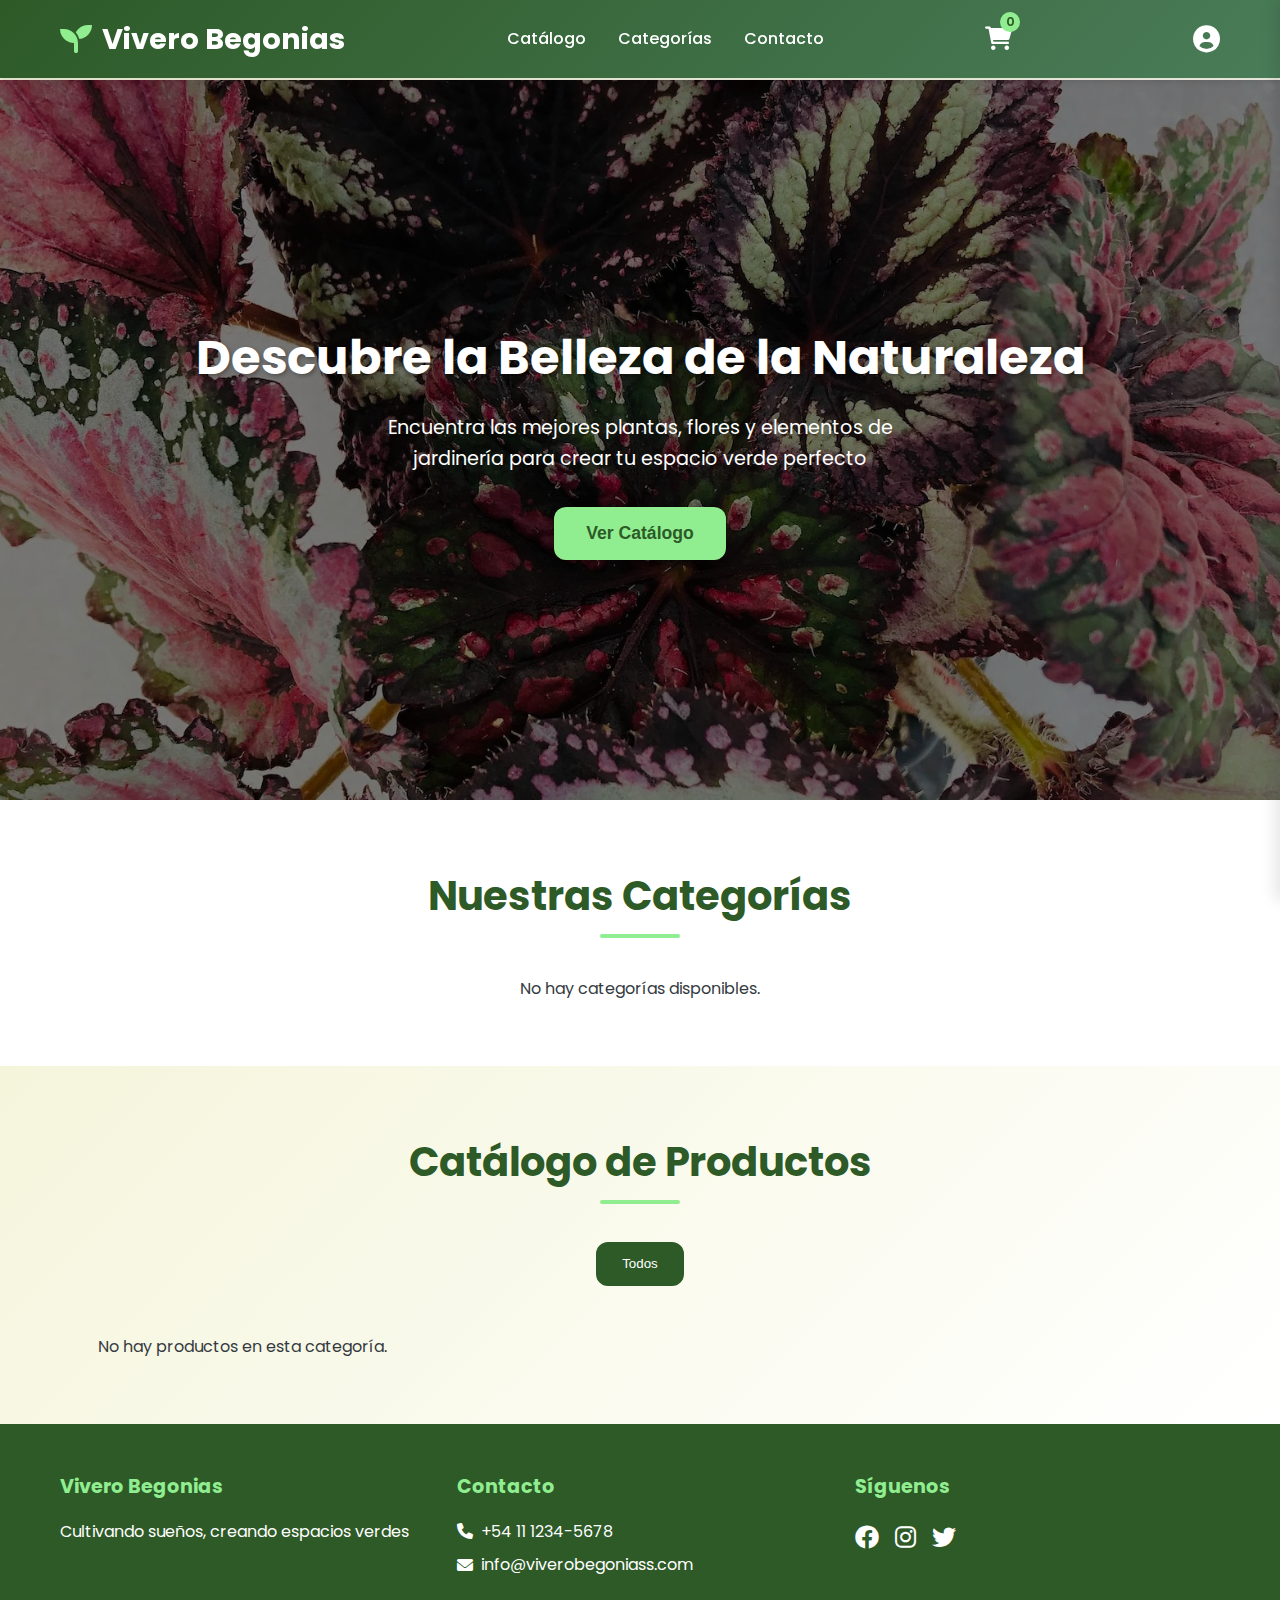
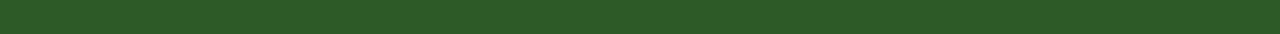
<file: index.html>
<!DOCTYPE html>
<html lang="es">
<head>
    <meta charset="UTF-8">
    <meta name="viewport" content="width=device-width, initial-scale=1.0">
    <title>Vivero Begonias - Catálogo de Productos</title>
    <link rel="stylesheet" href="vivero-styles.css">
    <link href="https://fonts.googleapis.com/css2?family=Poppins:wght@300;400;500;600;700&display=swap" rel="stylesheet">
    <link rel="stylesheet" href="https://cdnjs.cloudflare.com/ajax/libs/font-awesome/6.0.0/css/all.min.css">
</head>
<body>
    <header class="header">
        <div class="container">
            <div class="header-content">
                <div class="logo">
                    <i class="fas fa-seedling"></i>
                    <h1>Vivero Begonias</h1>
                </div>
                <nav class="nav">
                    <ul>
                        <li><a href="#catalogo">Catálogo</a></li>
                        <li><a href="#categorias">Categorías</a></li>
                        <li><a href="#contacto">Contacto</a></li>
                    </ul>
                </nav>
                <div class="cart-icon" onclick="toggleCart()">
                    <i class="fas fa-shopping-cart"></i>
                    <span class="cart-count" id="cartCount">0</span>
                </div>
                <div class="user-icon" onclick="toggleUserMenu()">
                    <i class="fas fa-user-circle"></i>
                </div>
            </div>
        </div>
    </header>

    <main>
        <section class="hero">
            <div class="container">
                <div class="hero-content">
                    <h2>Descubre la Belleza de la Naturaleza</h2>
                    <p>Encuentra las mejores plantas, flores y elementos de jardinería para crear tu espacio verde perfecto</p>
                    <button class="btn-primary" onclick="scrollToCatalog()">Ver Catálogo</button>
                </div>
            </div>
        </section>

        <section class="categories" id="categorias">
            <div class="container">
                <h2 class="section-title">Nuestras Categorías</h2>
                <div class="categories-grid">
                    <div class="category-card" onclick="filterByCategory('plantas')">
                        <i class="fas fa-leaf"></i>
                        <h3>Plantas</h3>
                        <p>Plantas de interior y exterior</p>
                    </div>
                    <div class="category-card" onclick="filterByCategory('flores')">
                        <i class="fas fa-flower-tulip"></i>
                        <h3>Flores</h3>
                        <p>Hermosas flores para tu jardín</p>
                    </div>
                    <div class="category-card" onclick="filterByCategory('jardineria')">
                        <i class="fas fa-tools"></i>
                        <h3>Jardinería</h3>
                        <p>Herramientas y accesorios</p>
                    </div>
                    <div class="category-card" onclick="filterByCategory('macetas')">
                        <i class="fas fa-seedling"></i>
                        <h3>Macetas</h3>
                        <p>Macetas y contenedores</p>
                    </div>
                </div>
            </div>
        </section>

        <section class="catalog" id="catalogo">
            <div class="container">
                <div class="catalog-header">
                    <h2 class="section-title">Catálogo de Productos</h2>
                    <div class="filter-buttons">
                        <button class="filter-btn active" onclick="filterByCategory('todos')">Todos</button>
                        <button class="filter-btn" onclick="filterByCategory('plantas')">Plantas</button>
                        <button class="filter-btn" onclick="filterByCategory('flores')">Flores</button>
                        <button class="filter-btn" onclick="filterByCategory('jardineria')">Jardinería</button>
                        <button class="filter-btn" onclick="filterByCategory('macetas')">Macetas</button>
                    </div>
                </div>
                <div class="products-grid" id="productsGrid">
                    <!-- Los productos se cargarán dinámicamente -->
                </div>
            </div>
        </section>
    </main>

    <!-- Carrito de Compras -->
    <div class="cart-overlay" id="cartOverlay">
        <div class="cart-container">
            <div class="cart-header">
                <h3><i class="fas fa-shopping-cart"></i> Carrito de Compras</h3>
                <button class="close-cart" onclick="toggleCart()">
                    <i class="fas fa-times"></i>
                </button>
            </div>
            <div class="cart-items" id="cartItems">
                <!-- Los items del carrito se cargarán dinámicamente -->
            </div>
            <div class="cart-footer">
                <div class="payment-section">
                    <div class="payment-header" onclick="togglePaymentSection()">
                        <h4><i class="fas fa-credit-card"></i> Método de Pago</h4>
                        <button class="payment-toggle-btn" id="paymentToggleBtn">
                            <i class="fas fa-chevron-down"></i>
                        </button>
                    </div>
                    <div class="payment-content" id="paymentContent">
                        <div class="payment-methods" id="paymentMethods">
                            <!-- Los métodos de pago se cargarán dinámicamente -->
                        </div>
                        <button class="btn-add-payment" onclick="showAddPaymentModal()">
                            <i class="fas fa-plus"></i> Agregar Método de Pago
                        </button>
                    </div>
                </div>
                <div class="cart-total">
                    <span>Total:</span>
                    <span id="cartTotal">$0.00</span>
                </div>
                <button class="btn-checkout" onclick="checkout()">
                    <i class="fas fa-credit-card"></i> Finalizar Compra
                </button>
            </div>
        </div>
    </div>

    <!-- Modal para agregar método de pago -->
    <div class="modal-overlay" id="paymentModal">
        <div class="modal-content">
            <div class="modal-header">
                <h3><i class="fas fa-credit-card"></i> Agregar Método de Pago</h3>
                <button class="close-modal" onclick="closePaymentModal()">
                    <i class="fas fa-times"></i>
                </button>
            </div>
            <div class="modal-body">
                <form id="paymentForm">
                    <div class="form-field">
                        <label for="cardType">Tipo de Tarjeta</label>
                        <select id="cardType" required>
                            <option value="">Seleccionar tipo</option>
                            <option value="visa">Visa</option>
                            <option value="mastercard">Mastercard</option>
                            <option value="american-express">American Express</option>
                            <option value="diners">Diners Club</option>
                        </select>
                    </div>
                    <div class="form-field">
                        <label for="cardNumber">Número de Tarjeta</label>
                        <input type="text" id="cardNumber" placeholder="1234 5678 9012 3456" maxlength="19" required>
                    </div>
                    <div class="form-field">
                        <label for="cardHolder">Nombre del Titular</label>
                        <input type="text" id="cardHolder" placeholder="Juan Pérez" required>
                    </div>
                    <div class="form-grid">
                        <div class="form-field">
                            <label for="expiryDate">Fecha de Vencimiento</label>
                            <input type="text" id="expiryDate" placeholder="MM/AA" maxlength="5" required>
                        </div>
                        <div class="form-field">
                            <label for="cvv">CVV</label>
                            <input type="text" id="cvv" placeholder="123" maxlength="4" required>
                        </div>
                    </div>
                    <div class="form-field">
                        <label class="checkbox-label">
                            <input type="checkbox" id="saveCard" checked>
                            <span class="checkmark"></span>
                            Guardar esta tarjeta para futuras compras
                        </label>
                    </div>
                </form>
            </div>
            <div class="modal-footer">
                <button class="btn-outline" onclick="closePaymentModal()">Cancelar</button>
                <button class="btn-primary" onclick="addPaymentMethod()">Agregar Tarjeta</button>
            </div>
        </div>
    </div>

    <!-- Modal de usuario -->
    <div class="modal-overlay" id="userModal">
        <div class="modal-content">
            <div class="modal-header">
                <h3><i class="fas fa-user"></i> Mi Perfil</h3>
                <button class="close-modal" onclick="closeUserModal()">
                    <i class="fas fa-times"></i>
                </button>
            </div>
            <div class="modal-body">
                 <div id="userNotLogged" style="display:none; text-align:center;">
                        <p style="margin-bottom:1.5rem; color:#555;">No has iniciado sesión.</p>
                        <a href="viveroinicio.html" class="btn-primary" style="width:100%;text-decoration:none;">Iniciar Sesión</a>
                </div>
                <form id="userForm">
                    <div class="form-field">
                        <label for="userName">Nombre</label>
                        <input type="text" id="userName" required>
                    </div>
                    <div class="form-field">
                        <label for="userEmail">Email</label>
                        <input type="email" id="userEmail" required>
                    </div>
                    <div class="form-field">
                        <label for="userPassword">Contraseña</label>
                        <input type="password" id="userPassword" required>
                    </div>
                    <div class="form-field">
                        <label>Métodos de Pago</label>
                       <div id="userCards"></div>
                        <button type="button" class="btn-add-payment btn-primary" style="width:100%;margin-top:1rem;" onclick="showAddPaymentModal()">
                            <i class="fas fa-plus"></i> Agregar Tarjeta
                        </button>
                        <button type="button" class="btn-primary btn-history" style="margin-top: 1rem; width: 100%;" onclick="showPurchaseHistory()">
                            <i class="fas fa-history"></i> Ver Historial
                        </button>
                    </div>
                </form>
            </div>
            <div class="modal-footer">
                <button class="btn-outline" onclick="logout()">Cerrar Sesión</button>
                <button class="btn-primary" onclick="saveUserData()">Guardar Cambios</button>
            </div>
        </div>
    </div>
    <!-- Modal para historial de compras -->
    <div class="modal-overlay" id="historyModal">
        <div class="modal-content history-modal">
            <div class="modal-header">
                <h3><i class="fas fa-history"></i> Historial de Compras</h3>
                <button class="close-modal" onclick="closeHistoryModal()">
                    <i class="fas fa-times"></i>
                </button>
            </div>
            <div class="modal-body">
                <div class="purchase-history" id="purchaseHistory">
                    <!-- El historial se cargará dinámicamente -->
                </div>
            </div>
        </div>
    </div>

    <footer class="footer">
        <div class="container">
            <div class="footer-content">
                <div class="footer-section">
                    <h4>Vivero Begonias</h4>
                    <p>Cultivando sueños, creando espacios verdes</p>
                </div>
                <div class="footer-section">
                    <h4>Contacto</h4>
                    <p><i class="fas fa-phone"></i> +54 11 1234-5678</p>
                    <p><i class="fas fa-envelope"></i> info@viverobegoniass.com</p>
                </div>
                <div class="footer-section">
                    <h4>Síguenos</h4>
                    <div class="social-links">
                        <a href="#"><i class="fab fa-facebook"></i></a>
                        <a href="#"><i class="fab fa-instagram"></i></a>
                        <a href="#"><i class="fab fa-twitter"></i></a>
                    </div>
                </div>
            </div>
        </div>
    </footer>

    <script src="vivero-script.js"></script>

     <script src="vivero-script.js"></script>
    <script>
// Leer productos desde localStorage
function leerProductos() {
    const data = localStorage.getItem('vivero_productos');
    try { return data ? JSON.parse(data) : []; } catch(e) { return []; }
}

// Leer categorías desde localStorage
function leerCategorias() {
    const data = localStorage.getItem('vivero_categorias');
    try { return data ? JSON.parse(data) : []; } catch(e) { return []; }
}

function renderCategorias() {
    const categorias = leerCategorias();
    const grid = document.querySelector('.categories-grid');
    grid.innerHTML = '';

    if (!categorias.length) {
        grid.innerHTML = '<p style="text-align:center;">No hay categorías disponibles.</p>';
        return;
    }

    categorias.forEach(cat => {
        grid.innerHTML += `
            <div class="category-card" onclick="filterByCategory('${cat}')">
                <i class="fas fa-leaf"></i>
                <h3>${cat.charAt(0).toUpperCase() + cat.slice(1)}</h3>
                <p>Ver productos de ${cat}</p>
            </div>
        `;
    });
}

// Renderizar productos en el catálogo
function renderProductos(categoria = 'todos') {
    const productos = leerProductos();
    const grid = document.getElementById('productsGrid');
    grid.innerHTML = '';

    let filtrados = categoria === 'todos' ? productos : productos.filter(p => p.categoria === categoria);

    if (!filtrados.length) {
        grid.innerHTML = '<p style="text-align:center;">No hay productos en esta categoría.</p>';
        return;
    }

    filtrados.forEach(p => {
        grid.innerHTML += `
            <div class="product-card">
                <img src="${p.imagen || 'imagenes/default.jpg'}" alt="${p.nombre}" class="product-img">
                <h3>${p.nombre}</h3>
                <p class="product-cat">${p.categoria}</p>
                <p class="product-desc">${p.descripcion}</p>
                <p class="product-price">$${Number(p.precio).toLocaleString()}</p>
                <span class="badge ${p.disponibilidad ? 'success' : 'warning'}">${p.disponibilidad ? 'Disponible' : 'Agotado'}</span>
                <button class="btn-add-cart" ${!p.disponibilidad ? 'disabled' : ''}>Agregar al carrito</button>
            </div>
        `;
    });
}

// Renderizar botones de filtro
function renderFilterButtons() {
    const categorias = leerCategorias();
    const container = document.querySelector('.filter-buttons');
    container.innerHTML = `<button class="filter-btn active" onclick="filterByCategory('todos')">Todos</button>`;
    categorias.forEach(cat => {
        container.innerHTML += `<button class="filter-btn" onclick="filterByCategory('${cat}')">${cat.charAt(0).toUpperCase() + cat.slice(1)}</button>`;
    });
}

// Filtrar por categoría
function filterByCategory(cat) {
    renderProductos(cat);
}

// Inicializar catálogo al cargar
document.addEventListener('DOMContentLoaded', function() {
    renderCategorias();
    renderFilterButtons();
    renderProductos('todos');
});
</script>
</body>
</html>
</file>
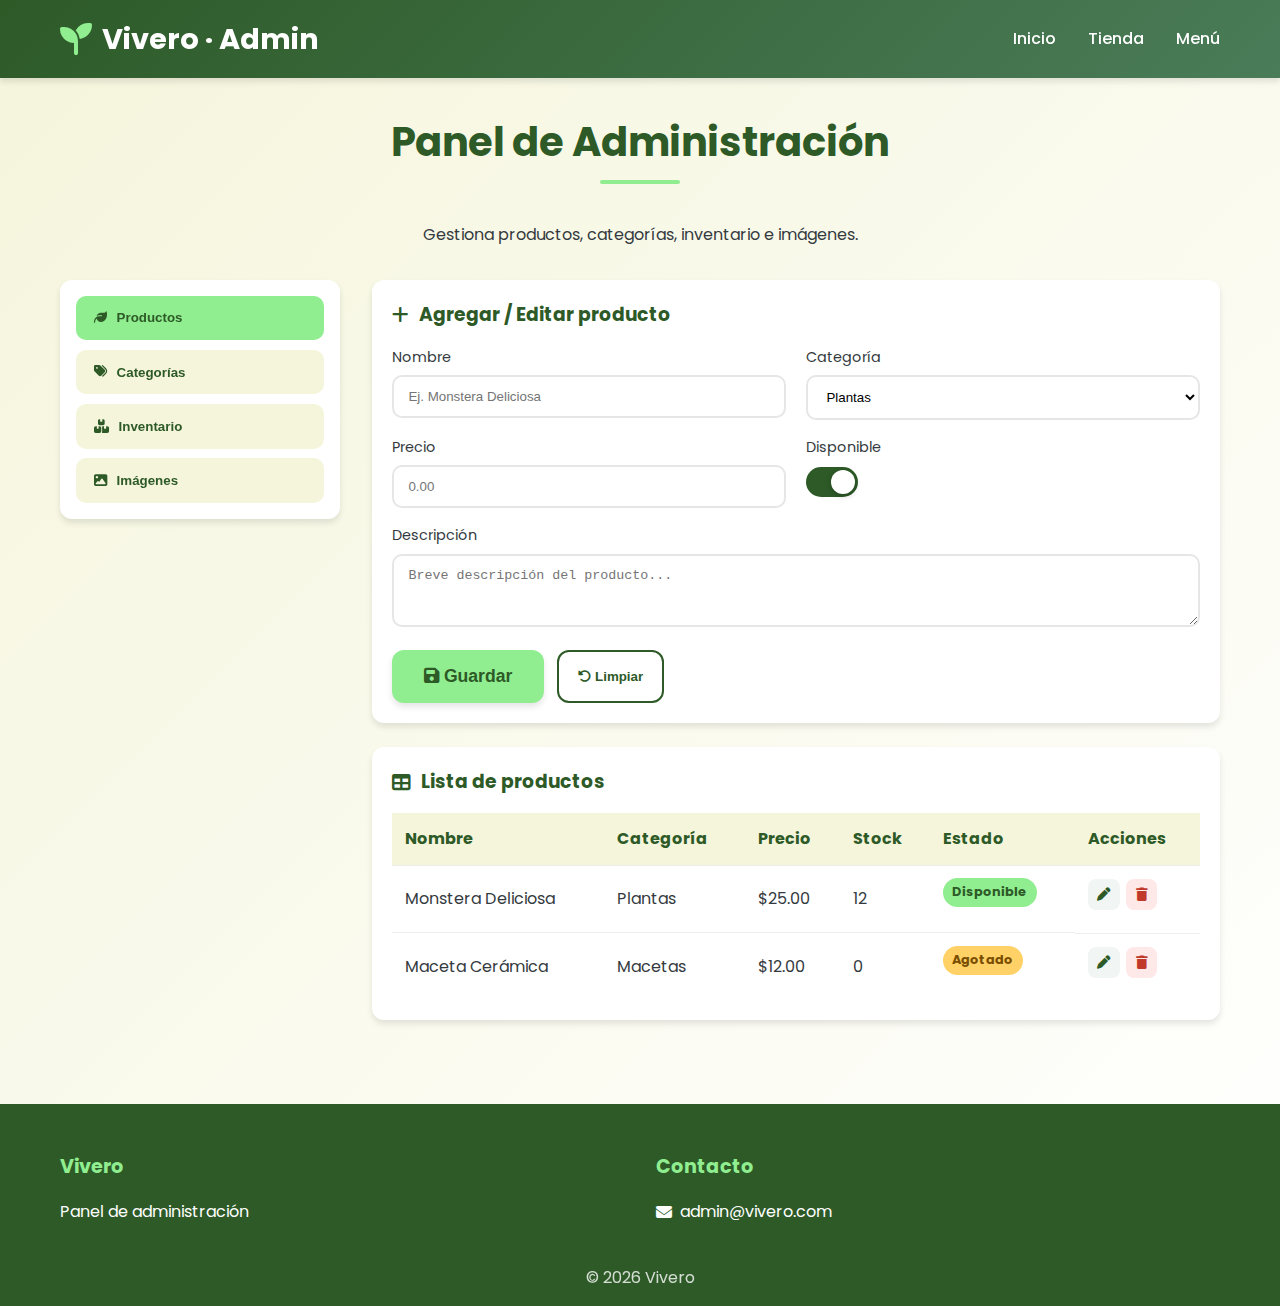
<file: admin.html>
<!DOCTYPE html>
<html lang="es">
<head>
    <meta charset="UTF-8" />
    <meta name="viewport" content="width=device-width, initial-scale=1.0" />
    <title>Panel de Administración | Vivero</title>
    <link rel="stylesheet" href="vivero-styles.css" />
    <link rel="preconnect" href="https://fonts.googleapis.com" />
    <link rel="preconnect" href="https://fonts.gstatic.com" crossorigin />
    <link href="https://fonts.googleapis.com/css2?family=Poppins:wght@300;400;500;600;700&display=swap" rel="stylesheet" />
    <link rel="stylesheet" href="https://cdnjs.cloudflare.com/ajax/libs/font-awesome/6.5.0/css/all.min.css" />
</head>
<body>
    <header class="header">
        <div class="container header-content">
            <div class="logo">
                <i class="fa-solid fa-seedling"></i>
                <h1>Vivero · Admin</h1>
            </div>
            <nav class="nav">
                <ul>
                    <li><a href="viveroinicio.html">Inicio</a></li>
                    <li><a href="vivero.html">Tienda</a></li>
                    <li><a href="viveromenu.html">Menú</a></li>
                </ul>
            </nav>
        </div>
    </header>

    <main class="admin container">
        <section class="admin-header">
            <h2 class="section-title">Panel de Administración</h2>
            <p>Gestiona productos, categorías, inventario e imágenes.</p>
        </section>

        <section class="admin-grid">
            <aside class="admin-sidebar">
                <button class="admin-tab active" data-target="#productos"><i class="fa-solid fa-leaf"></i> Productos</button>
                <button class="admin-tab" data-target="#categorias"><i class="fa-solid fa-tags"></i> Categorías</button>
                <button class="admin-tab" data-target="#inventario"><i class="fa-solid fa-boxes-stacked"></i> Inventario</button>
                <button class="admin-tab" data-target="#imagenes"><i class="fa-solid fa-image"></i> Imágenes</button>
            </aside>

            <section class="admin-content">
                <!-- Productos -->
                <div id="productos" class="admin-panel active">
                    <div class="card">
                        <h3 class="card-title"><i class="fa-solid fa-plus"></i> Agregar / Editar producto</h3>
                        <form class="form-grid" onsubmit="return false;">
                            <div class="form-field">
                                <label>Nombre</label>
                                <input type="text" placeholder="Ej. Monstera Deliciosa" />
                            </div>
                            <div class="form-field">
                                <label>Categoría</label>
                                <select>
                                    <option>Plantas</option>
                                    <option>Flores</option>
                                    <option>Macetas</option>
                                    <option>Herramientas</option>
                                </select>
                            </div>
                            <div class="form-field">
                                <label>Precio</label>
                                <input type="number" step="0.01" placeholder="0.00" />
                            </div>
                            <div class="form-field">
                                <label>Disponible</label>
                                <div class="switch">
                                    <input type="checkbox" id="disponible" checked />
                                    <label for="disponible"></label>
                                </div>
                            </div>
                            <div class="form-field form-span-2">
                                <label>Descripción</label>
                                <textarea rows="3" placeholder="Breve descripción del producto..."></textarea>
                            </div>
                            <div class="form-actions form-span-2">
                                <button class="btn-primary" type="submit"><i class="fa-solid fa-floppy-disk"></i> Guardar</button>
                                <button class="btn-outline" type="reset"><i class="fa-solid fa-rotate-left"></i> Limpiar</button>
                            </div>
                        </form>
                    </div>

                    <div class="card">
                        <h3 class="card-title"><i class="fa-solid fa-table"></i> Lista de productos</h3>
                        <div class="table-responsive">
                            <table class="table">
                                <thead>
                                    <tr>
                                        <th>Nombre</th>
                                        <th>Categoría</th>
                                        <th>Precio</th>
                                        <th>Stock</th>
                                        <th>Estado</th>
                                        <th>Acciones</th>
                                    </tr>
                                </thead>
                                <tbody>
                                    <tr>
                                        <td>Monstera Deliciosa</td>
                                        <td>Plantas</td>
                                        <td>$25.00</td>
                                        <td>12</td>
                                        <td><span class="badge success">Disponible</span></td>
                                        <td class="table-actions">
                                            <button class="icon-btn" title="Editar"><i class="fa-solid fa-pen"></i></button>
                                            <button class="icon-btn danger" title="Eliminar"><i class="fa-solid fa-trash"></i></button>
                                        </td>
                                    </tr>
                                    <tr>
                                        <td>Maceta Cerámica</td>
                                        <td>Macetas</td>
                                        <td>$12.00</td>
                                        <td>0</td>
                                        <td><span class="badge warning">Agotado</span></td>
                                        <td class="table-actions">
                                            <button class="icon-btn" title="Editar"><i class="fa-solid fa-pen"></i></button>
                                            <button class="icon-btn danger" title="Eliminar"><i class="fa-solid fa-trash"></i></button>
                                        </td>
                                    </tr>
                                </tbody>
                            </table>
                        </div>
                    </div>
                </div>

                <!-- Categorías -->
                <div id="categorias" class="admin-panel">
                    <div class="card">
                        <h3 class="card-title"><i class="fa-solid fa-tags"></i> Gestión de categorías</h3>
                        <form class="form-inline" onsubmit="return false;">
                            <input type="text" placeholder="Nueva categoría" />
                            <button class="btn-primary" type="submit"><i class="fa-solid fa-plus"></i> Agregar</button>
                        </form>
                        <ul class="pill-list">
                            <li class="pill">Plantas <button class="icon-btn small" title="Eliminar"><i class="fa-solid fa-xmark"></i></button></li>
                            <li class="pill">Flores <button class="icon-btn small" title="Eliminar"><i class="fa-solid fa-xmark"></i></button></li>
                            <li class="pill">Macetas <button class="icon-btn small" title="Eliminar"><i class="fa-solid fa-xmark"></i></button></li>
                            <li class="pill">Herramientas <button class="icon-btn small" title="Eliminar"><i class="fa-solid fa-xmark"></i></button></li>
                        </ul>
                    </div>
                </div>

                <!-- Inventario -->
                <div id="inventario" class="admin-panel">
                    <div class="card">
                        <h3 class="card-title"><i class="fa-solid fa-boxes-stacked"></i> Ajustes de inventario</h3>
                        <form class="form-grid" onsubmit="return false;">
                            <div class="form-field">
                                <label>ID / Nombre del producto</label>
                                <input type="text" placeholder="Buscar producto" />
                            </div>
                            <div class="form-field">
                                <label>Nuevo stock</label>
                                <input type="number" min="0" placeholder="0" />
                            </div>
                            <div class="form-actions form-span-2">
                                <button class="btn-primary" type="submit"><i class="fa-solid fa-box-archive"></i> Actualizar</button>
                                <button class="btn-outline" type="reset"><i class="fa-solid fa-rotate-left"></i> Limpiar</button>
                            </div>
                        </form>
                    </div>
                </div>

                <!-- Imágenes -->
                <div id="imagenes" class="admin-panel">
                    <div class="card">
                        <h3 class="card-title"><i class="fa-solid fa-image"></i> Subir imágenes</h3>
                        <div class="dropzone" tabindex="0">
                            <i class="fa-solid fa-cloud-arrow-up"></i>
                            <p>Arrastra y suelta las imágenes aquí o <span class="link">haz clic para seleccionar</span></p>
                            <input class="file-input" type="file" accept="image/*" multiple />
                        </div>
                        <div class="gallery-grid">
                            <div class="gallery-item"><img src="imagenes/Plantas/monstera-deliciosa.jpg" alt="Monstera" /><button class="icon-btn danger abs" title="Eliminar"><i class="fa-solid fa-trash"></i></button></div>
                            <div class="gallery-item"><img src="imagenes/Flores/Rosa-Roja.jpg" alt="Rosa" /><button class="icon-btn danger abs" title="Eliminar"><i class="fa-solid fa-trash"></i></button></div>
                            <div class="gallery-item"><img src="imagenes/Macetas/Maceta-de-Plástico.jpg" alt="Maceta" /><button class="icon-btn danger abs" title="Eliminar"><i class="fa-solid fa-trash"></i></button></div>
                        </div>
                    </div>
                </div>
            </section>
        </section>
    </main>

    <footer class="footer">
        <div class="container footer-content">
            <div class="footer-section">
                <h4>Vivero</h4>
                <p>Panel de administración</p>
            </div>
            <div class="footer-section">
                <h4>Contacto</h4>
                <p><i class="fa-solid fa-envelope"></i> admin@vivero.com</p>
            </div>
        </div>
        <p style="text-align:center; opacity:.8;">© <span id="year"></span> Vivero</p>
    </footer>

    <script>
        // Cambio de tabs (sin dependencias)
        document.querySelectorAll('.admin-tab').forEach(function(btn){
            btn.addEventListener('click', function(){
                document.querySelectorAll('.admin-tab').forEach(function(b){ b.classList.remove('active'); });
                document.querySelectorAll('.admin-panel').forEach(function(p){ p.classList.remove('active'); });
                btn.classList.add('active');
                var target = document.querySelector(btn.getAttribute('data-target'));
                if (target) target.classList.add('active');
            });
        });

        // Dropzone básico (no sube archivos, solo UI)
        var dz = document.querySelector('.dropzone');
        if (dz) {
            var input = dz.querySelector('.file-input');
            dz.addEventListener('click', function(){ input && input.click(); });
            dz.addEventListener('dragover', function(e){ e.preventDefault(); dz.classList.add('dragover'); });
            dz.addEventListener('dragleave', function(){ dz.classList.remove('dragover'); });
            dz.addEventListener('drop', function(e){ e.preventDefault(); dz.classList.remove('dragover'); /* manejar archivos e.dataTransfer.files */ });
        }

        // Año en footer
        var y = document.getElementById('year'); if (y) y.textContent = new Date().getFullYear();
    </script>
</body>
    
</html>
</file>
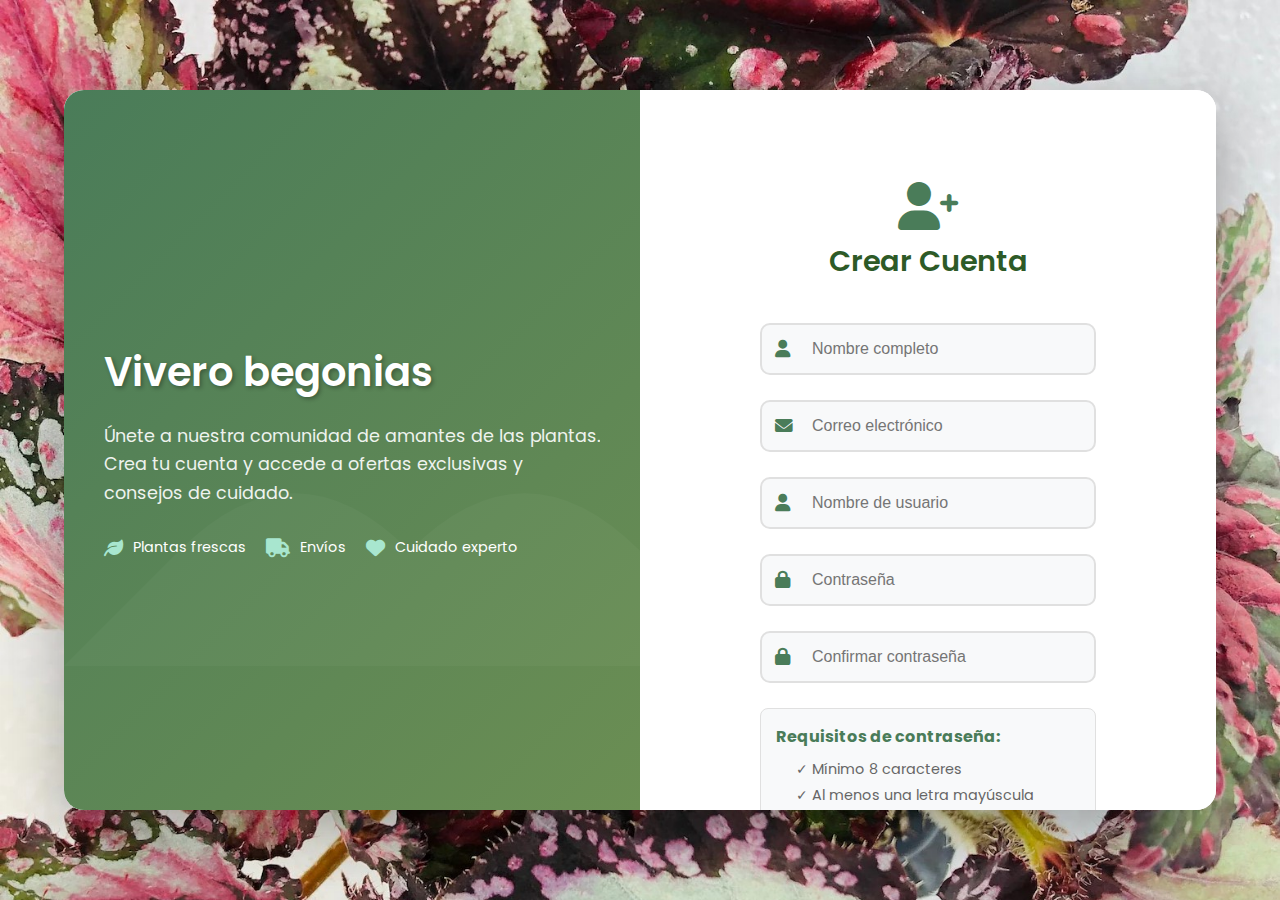
<file: registro.html>
<!DOCTYPE html>  
<html lang="es">  
<head>  
    <meta charset="UTF-8">  
    <meta name="viewport" content="width=device-width, initial-scale=1.0">  
    <title>Registro - Vivero Begonias</title>  
    <link href="https://fonts.googleapis.com/css2?family=Poppins:wght@300;400;600&display=swap" rel="stylesheet">
    <link rel="stylesheet" href="https://cdnjs.cloudflare.com/ajax/libs/font-awesome/6.0.0/css/all.min.css">
    <style>  
        * {
            margin: 0;
            padding: 0;
            box-sizing: border-box;
            
        }

        body {  
            font-family: 'Poppins', sans-serif;
            min-height: 100vh;
            display: flex;
            justify-content: center;
            align-items: center;
            position: relative;
            overflow: hidden;
            background-image: url('begonias (2).jpg');
            background-size: cover; 
            background-repeat: no-repeat;
        }

        .card-bg {
            background: rgba(255, 255, 255, 0.95);
            border-radius: 16px;
            padding: 32px;
            margin: 0 auto;
            max-width: 500px;
        }

        .main-container {
            position: relative;
            z-index: 2;
            display: flex;
            max-width: 1200px;
            width: 90%;
            background: rgba(255, 255, 255, 0.95);
            border-radius: 20px;
            box-shadow: 0 20px 60px rgba(0, 0, 0, 0.3);
            overflow: hidden;
        }

        .hero-section {
            flex: 1;
            background: linear-gradient(135deg, #4a7c59 0%, #6b8e53 100%);
            background-color: white;
            padding: 60px 40px;
            display: flex;
            flex-direction: column;
            justify-content: center;
            position: relative;
        }

        .hero-section::before {
            content: '';
            position: absolute;
            top: 0;
            left: 0;
            right: 0;
            bottom: 0;
            background: url('data:image/svg+xml,<svg xmlns="http://www.w3.org/2000/svg" viewBox="0 0 100 100"><path d="M20 80 Q40 60 60 80 Q80 60 100 80 L100 100 L0 100 Z" fill="rgba(255,255,255,0.1)"/></svg>') repeat;
            opacity: 0.3;
        }

        .hero-content {
            position: relative;
            z-index: 2;
            color: white;
        }

        .hero-section h1 {
            font-size: 2.5rem;
            font-weight: 600;
            margin-bottom: 20px;
            text-shadow: 2px 2px 4px rgba(0,0,0,0.3);
        }

        .hero-section p {
            font-size: 1.1rem;
            margin-bottom: 30px;
            opacity: 0.9;
            line-height: 1.6;
        }

        .features {
            display: flex;
            gap: 20px;
            margin-top: 30px;
        }

        .feature {
            display: flex;
            align-items: center;
            gap: 10px;
            font-size: 0.9rem;
        }

        .feature i {
            font-size: 1.2rem;
            color: #a8e6cf;
        }

        .form-section {
           flex: 1;
           padding: 60px 40px;
           background: white;
           max-height: 80vh;   /* hasta el 80% de la altura de la ventana */
           overflow-y: auto;
        }

        .form-container {
            max-width: 400px;
            margin: 0 auto;
        }

        .logo {
            text-align: center;
            margin-bottom: 40px;
        }

        .logo i {
            font-size: 3rem;
            color: #4a7c59;
            margin-bottom: 10px;
        }

        .logo h2 {
            color: #2d5a27;
            font-size: 1.8rem;
            font-weight: 600;
        }

        .form-group {
            margin-bottom: 25px;
            position: relative;
        }

        .form-group i {
            position: absolute;
            left: 15px;
            top: 50%;
            transform: translateY(-50%);
            color: #4a7c59;
            font-size: 1.1rem;
        }

        input {
            width: 100%;
            padding: 15px 15px 15px 50px;
            border: 2px solid #e0e0e0;
            border-radius: 10px;
            font-size: 1rem;
            transition: all 0.3s ease;
            background: #f8f9fa;
        }

        input:focus {
            outline: none;
            border-color: #4a7c59;
            background: white;
            box-shadow: 0 0 0 3px rgba(74, 124, 89, 0.1);
        }

        .btn-primary {
            width: 100%;
            padding: 15px;
            background: linear-gradient(135deg, #4a7c59 0%, #6b8e53 100%);
            color: white;
            border: none;
            border-radius: 10px;
            font-size: 1.1rem;
            font-weight: 600;
            cursor: pointer;
            transition: all 0.3s ease;
            margin-bottom: 20px;
        }

        .btn-primary:hover {
            transform: translateY(-2px);
            box-shadow: 0 10px 25px rgba(74, 124, 89, 0.3);
        }

        .btn-secondary {
            width: 100%;
            padding: 12px;
            background: transparent;
            color: #4a7c59;
            border: 2px solid #4a7c59;
            border-radius: 10px;
            font-size: 1rem;
            cursor: pointer;
            transition: all 0.3s ease;
        }

        .btn-secondary:hover {
            background: #4a7c59;
            color: white;
        }

        .login-link {
            text-align: center;
            margin-top: 20px;
        }

        .login-link a {
            color: #4a7c59;
            text-decoration: none;
            font-weight: 600;
        }

        .login-link a:hover {
            text-decoration: underline;
        }

        .password-requirements {
            background: #f8f9fa;
            border: 1px solid #e0e0e0;
            border-radius: 8px;
            padding: 15px;
            margin-bottom: 20px;
            font-size: 0.9rem;
            color: #666;
        }

        .password-requirements h4 {
            color: #4a7c59;
            margin-bottom: 10px;
            font-size: 1rem;
        }

        .password-requirements ul {
            list-style: none;
            padding-left: 0;
        }

        .password-requirements li {
            margin-bottom: 5px;
            padding-left: 20px;
            position: relative;
        }
/*
        .password-requirements li::before {
            content: '✓';
            position: absolute;
            left: 0;
            color: #4a7c59;
            font-weight: bold;
        }
*/
        @media (max-width: 768px) {
            .main-container {
                flex-direction: column;
                width: 95%;
            }

            .hero-section {
                padding: 40px 30px;
            }

            .form-section {
                padding: 40px 30px;
            }

            .hero-section h1 {
                font-size: 2rem;
            }
        }
    </style>  
</head>  
<body>  
    <div class="main-container">
        <div class="hero-section">
            <div class="hero-content">
                <h1>Vivero begonias</h1>
                <p>Únete a nuestra comunidad de amantes de las plantas. Crea tu cuenta y accede a ofertas exclusivas y consejos de cuidado.</p>
                
                <div class="features">
                    <div class="feature">
                        <i class="fas fa-leaf"></i>
                        <span>Plantas frescas</span>
                    </div>
                    <div class="feature">
                        <i class="fas fa-truck"></i>
                        <span>Envíos</span>
                    </div>
                    <div class="feature">
                        <i class="fas fa-heart"></i>
                        <span>Cuidado experto</span>
                    </div>
                </div>
            </div>
        </div>

        <div class="form-section">
            <div class="form-container card-bg">
                <div class="logo">
                    <i class="fas fa-user-plus"></i>
                    <h2>Crear Cuenta</h2>
                </div>

                <div class="form-group">
                    <i class="fas fa-user"></i>
                    <input type="text" id="nombre" placeholder="Nombre completo" required>
                </div>

                <div class="form-group">
                    <i class="fas fa-envelope"></i>
                    <input type="email" id="email" placeholder="Correo electrónico" required>
                </div>

                <div class="form-group">
                    <i class="fas fa-user"></i>
                    <input type="text" id="username" placeholder="Nombre de usuario" required>
                </div>

                <div class="form-group">
                    <i class="fas fa-lock"></i>
                    <input type="password" id="password" placeholder="Contraseña" required>
                </div>

                <div class="form-group">
                    <i class="fas fa-lock"></i>
                    <input type="password" id="confirmPassword" placeholder="Confirmar contraseña" required>
                </div>

                <div class="password-requirements">
                    <h4>Requisitos de contraseña:</h4>
                    <ul>
                        <li>✓  Mínimo 8 caracteres</li>
                        <li>✓  Al menos una letra mayúscula</li>
                        <li>✓  Al menos un número</li>
                        <li>✓  Al menos un carácter especial</li>
                    </ul>
                </div>

                <button class="btn-primary" onclick="registrarUsuario()">
                    <i class="fas fa-user-plus"></i> Crear Cuenta
                </button>

               <!--<button class="btn-secondary" onclick="irALogin()">
                    <i class="fas fa-sign-in-alt"></i> Ya tengo cuenta
                </button>*/-->

                <div class="login-link">
                    <p>¿Ya tienes cuenta? <a href="viveroinicio.html">Inicia sesión aquí</a></p>
                </div>
            </div>
        </div>
    </div>

    <script>  
        function registrarUsuario() {  
            const nombre = document.getElementById('nombre').value;  
            const email = document.getElementById('email').value;  
            const username = document.getElementById('username').value;  
            const password = document.getElementById('password').value;  
            const confirmPassword = document.getElementById('confirmPassword').value;  

            // Validar campos vacíos
            if (!nombre || !email || !username || !password || !confirmPassword) {
                alert('Por favor, completa todos los campos');
                return;
            }

            // Validar formato de email
            const emailRegex = /^[^\s@]+@[^\s@]+\.[^\s@]+$/;
            if (!emailRegex.test(email)) {
                alert('Por favor, ingresa un email válido');
                return;
            }

            // Validar contraseñas coinciden
            if (password !== confirmPassword) {
                alert('Las contraseñas no coinciden');
                return;
            }

            // Validar requisitos de contraseña
            if (!validarPassword(password)) {
                alert('La contraseña no cumple con los requisitos de seguridad');
                return;
            }

            // Obtener usuarios existentes
            const usuarios = JSON.parse(localStorage.getItem('usuarios')) || [];

            // Verificar si el username ya existe
            if (usuarios.find(u => u.username === username)) {
                alert('El nombre de usuario ya existe. Por favor, elige otro.');
                return;
            }

            // Verificar si el email ya existe
            if (usuarios.find(u => u.email === email)) {
                alert('El email ya está registrado. Por favor, usa otro email o inicia sesión.');
                return;
            }

            // Crear nuevo usuario
            const nuevoUsuario = {
                nombre: nombre,
                email: email,
                username: username,
                password: password,
                fechaRegistro: new Date().toISOString()
            };

            // Agregar usuario a la lista
            usuarios.push(nuevoUsuario);

            // Guardar en localStorage
            localStorage.setItem('usuarios', JSON.stringify(usuarios));

            alert('¡Cuenta creada exitosamente! 🌱😊 Ahora puedes iniciar sesión.');
            
            // Redireccionar al login
            window.location.href = 'viveroinicio.html';
        }

        function validarPassword(password) {
            const minLength = password.length >= 8;
            const hasUpperCase = /[A-Z]/.test(password);
            const hasNumber = /\d/.test(password);
            const hasSpecialChar = /[!@#$%^&*(),.?":{}|<>]/.test(password);

            return minLength && hasUpperCase && hasNumber && hasSpecialChar;
        }

        function irALogin() {
            window.location.href = 'viveroinicio.html';
        }

        // Agregar funcionalidad de Enter para registro
        document.addEventListener('keypress', function(e) {
            if (e.key === 'Enter') {
                registrarUsuario();
            }
        });

        // Validación en tiempo real de la contraseña
        document.getElementById('password').addEventListener('input', function() {
            const password = this.value;
            const requirements = document.querySelectorAll('.password-requirements li');
            
            // Validar longitud mínima
            requirements[0].style.color = password.length >= 8 ? '#4a7c59' : '#ff0000';
            
            // Validar mayúscula
            requirements[1].style.color = /[A-Z]/.test(password) ? '#4a7c59' : '#ff0000';
            
            // Validar número
            requirements[2].style.color = /\d/.test(password) ? '#4a7c59' : '#ff0000';
            
            // Validar carácter especial
            requirements[3].style.color = /[!@#$%^&*(),.?":{}|<>]/.test(password) ? '#4a7c59' : '#ff0000';
        });
    </script>  
</body>  
</html>
</file>
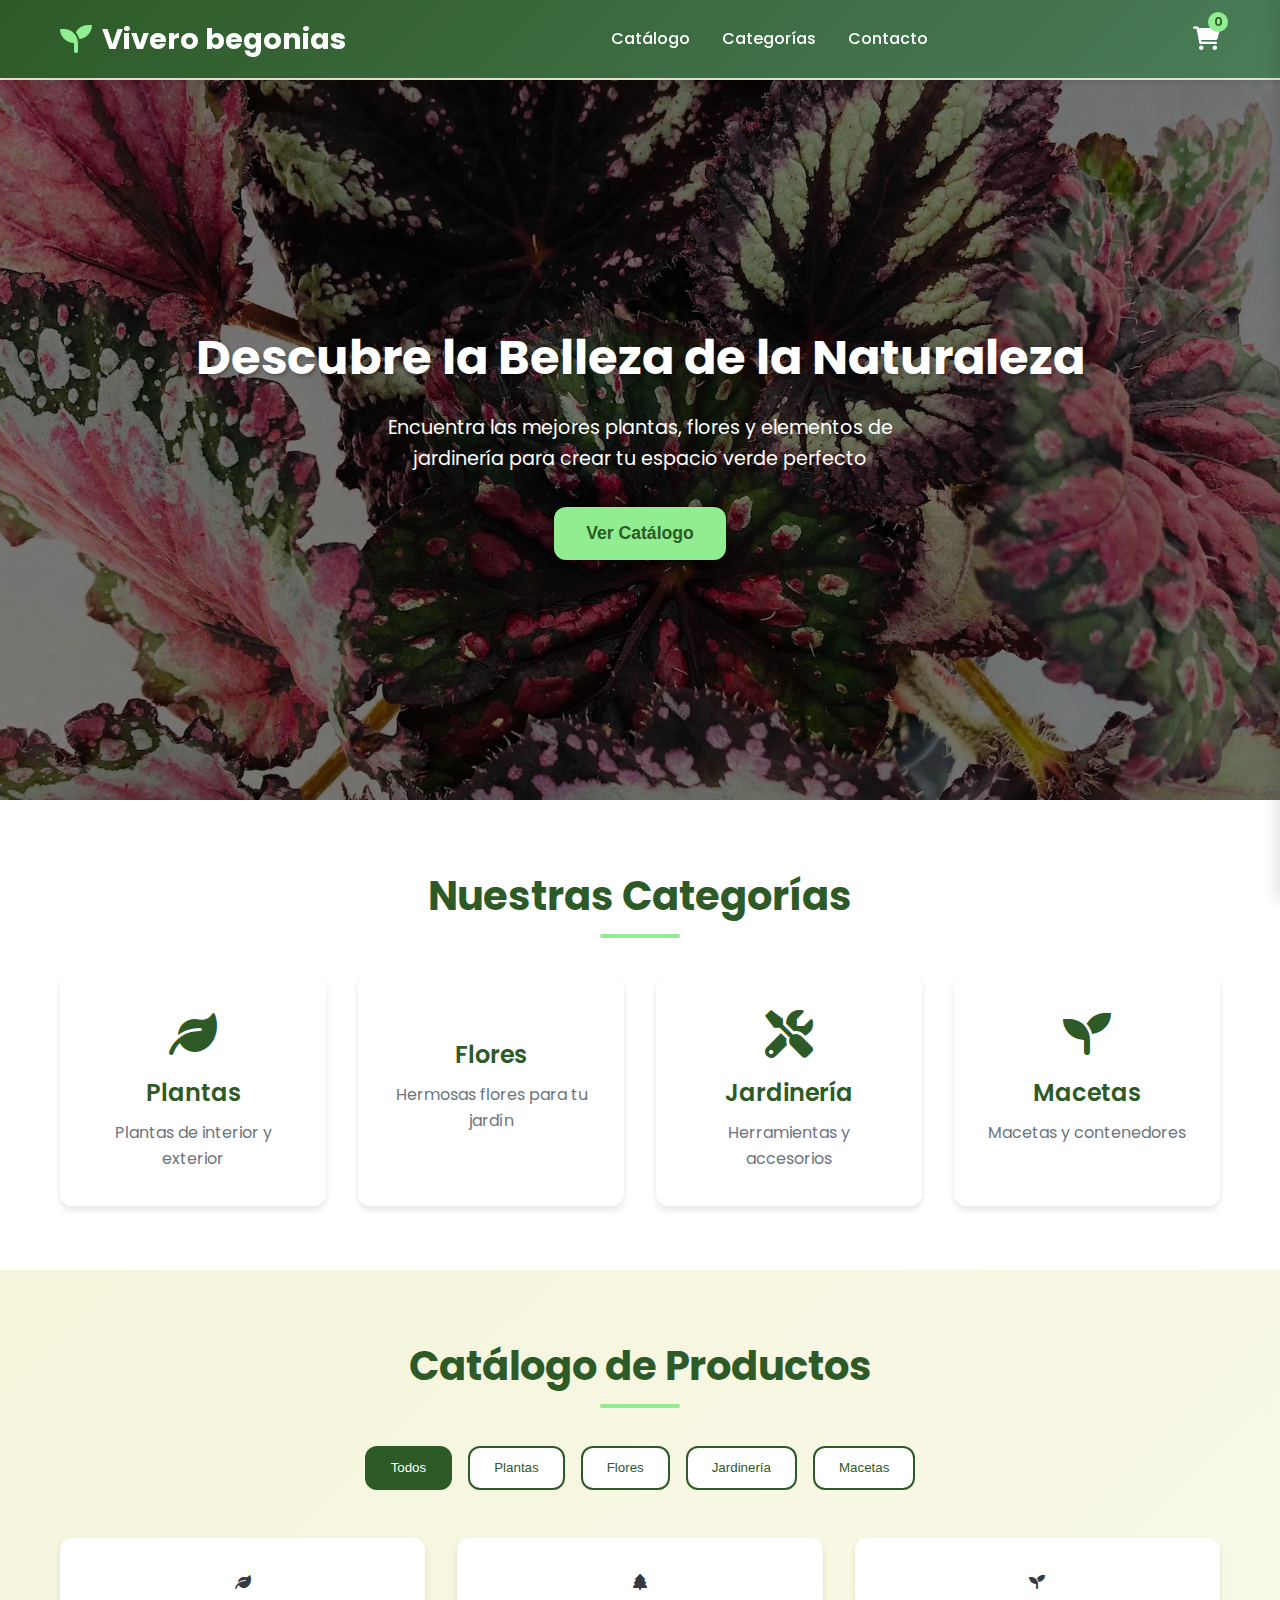
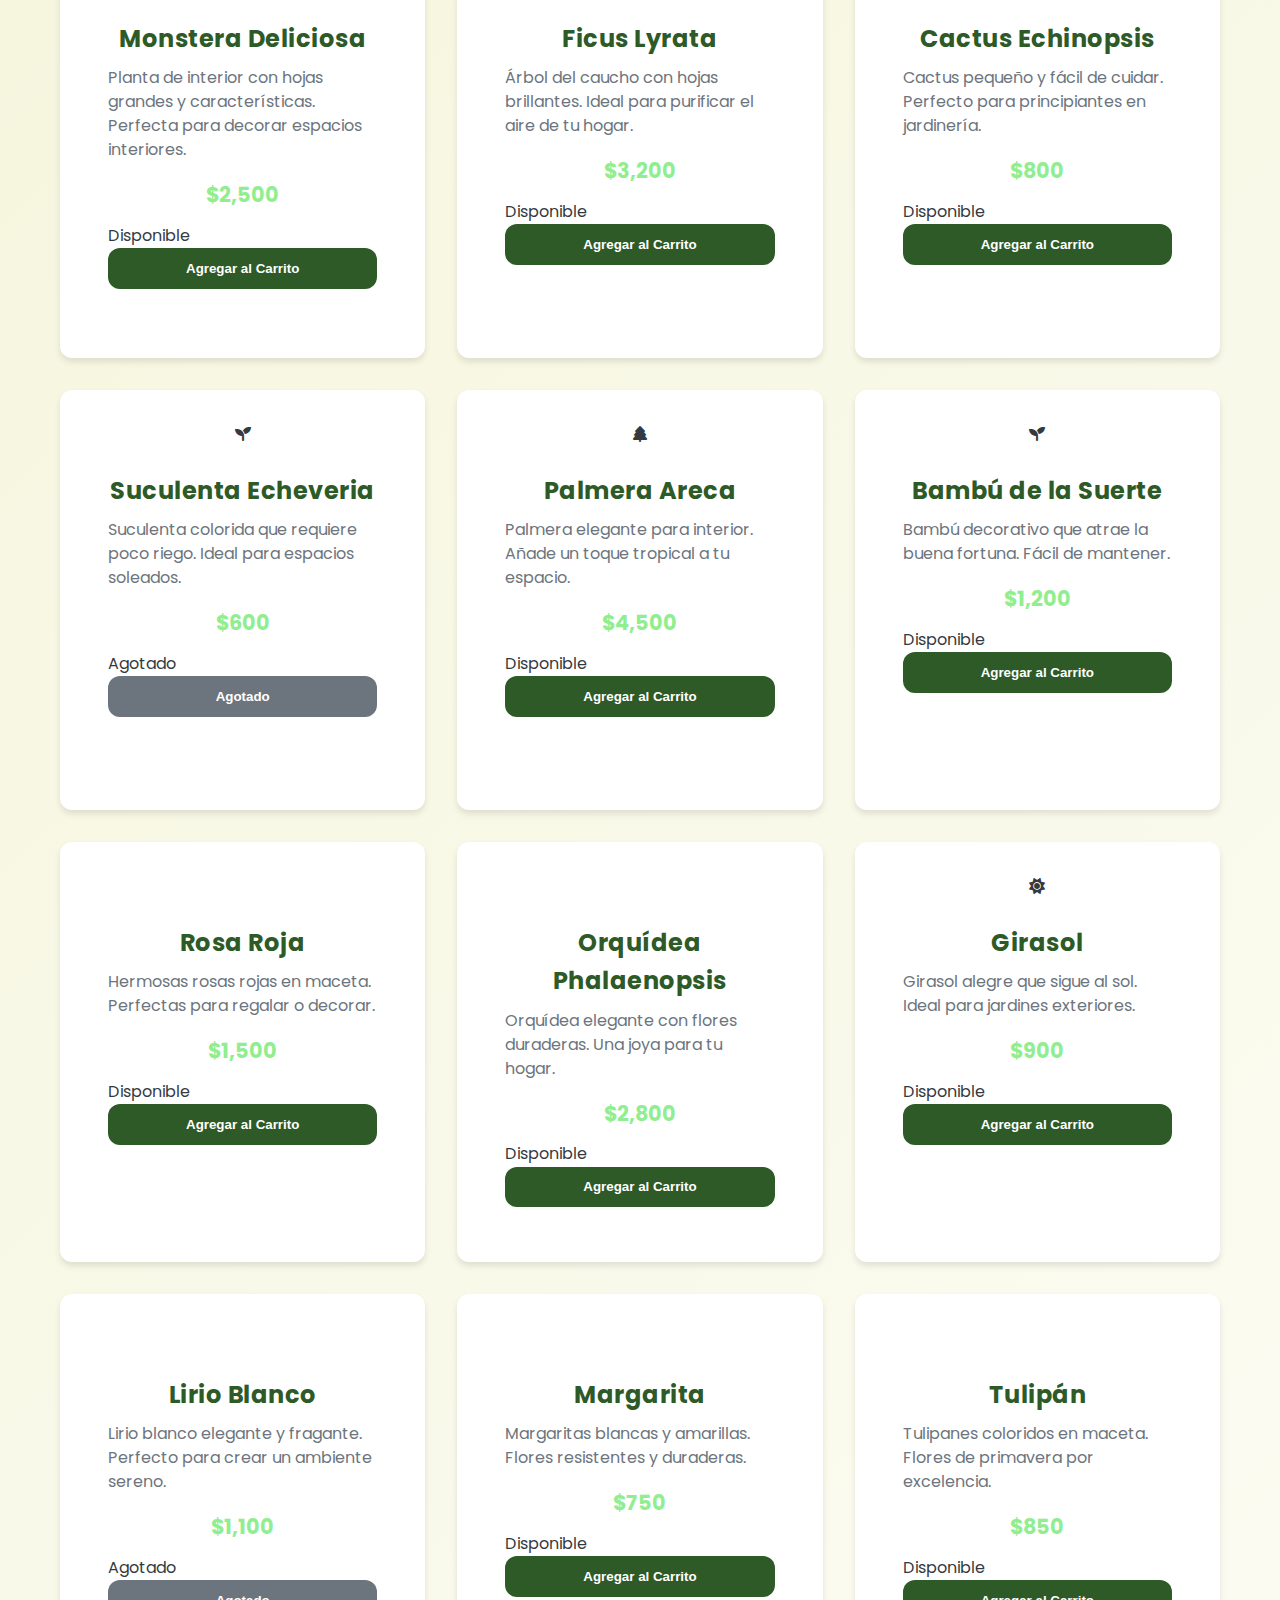
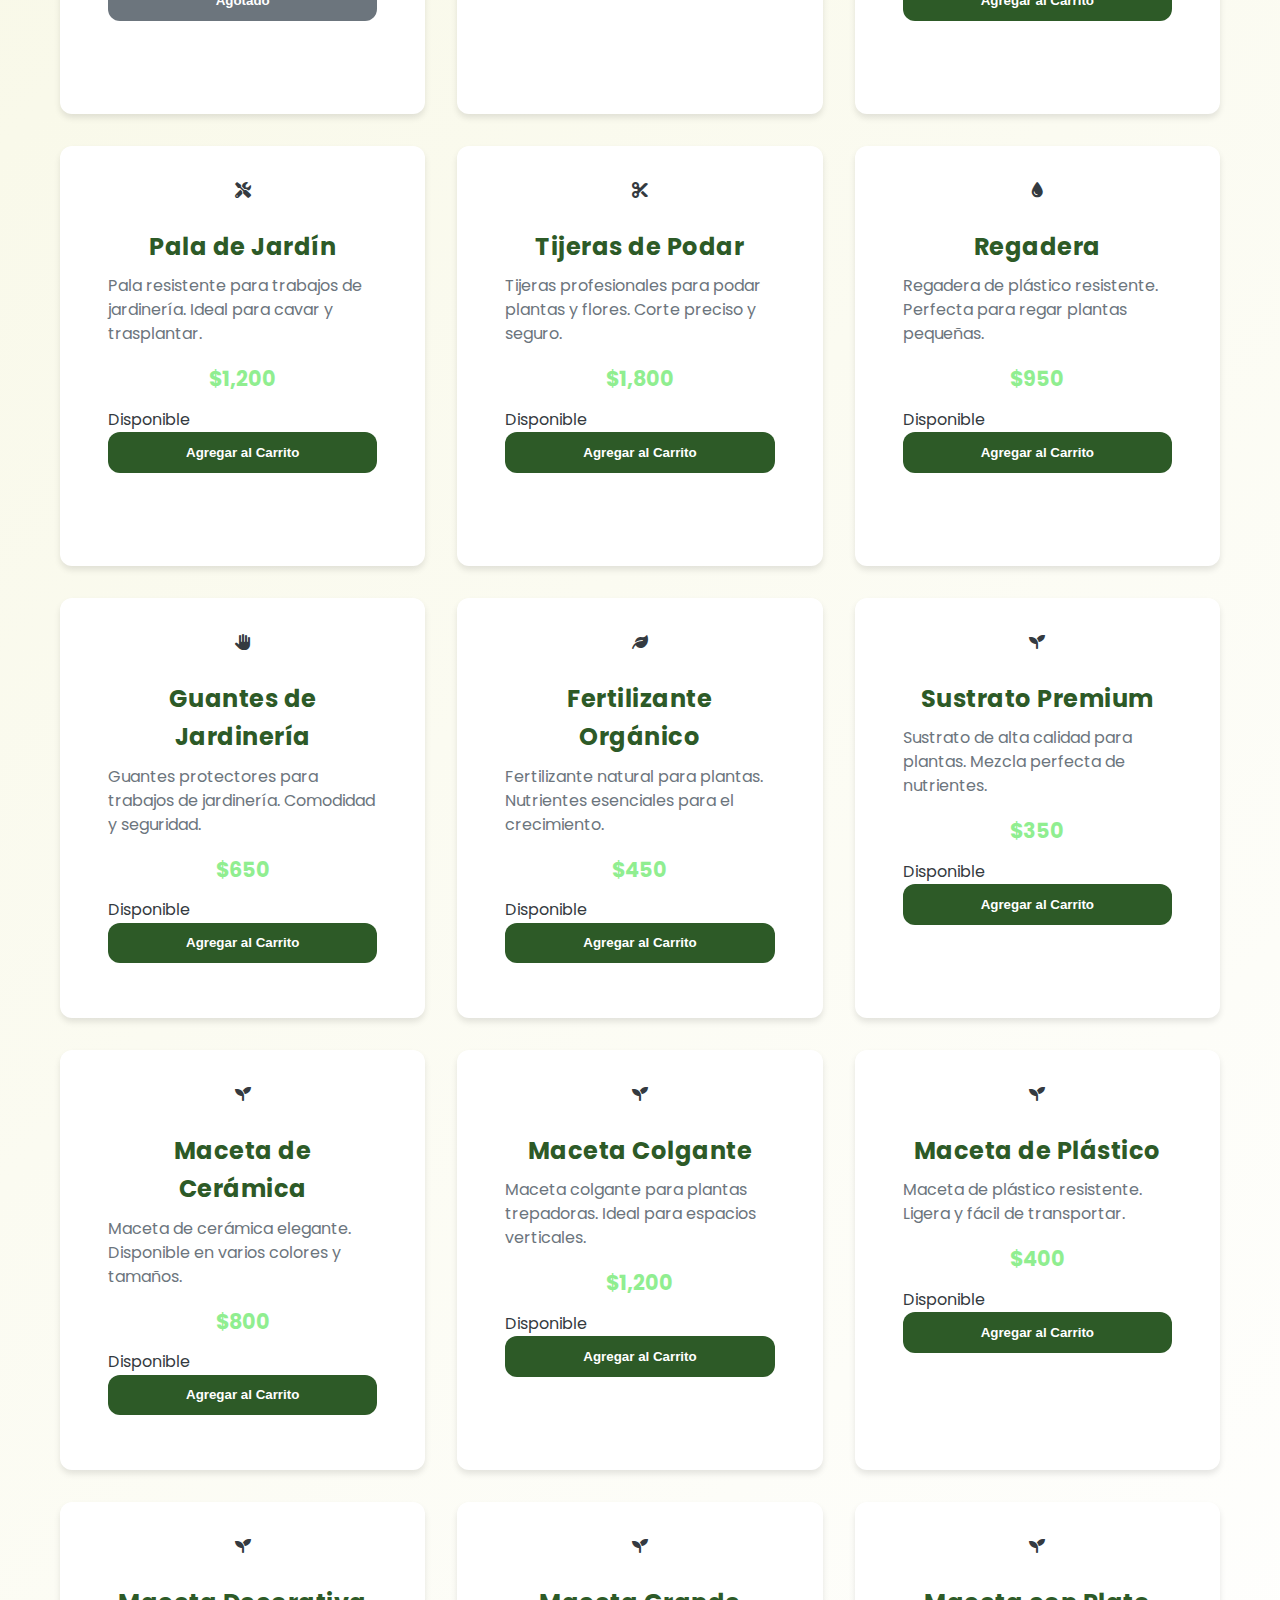
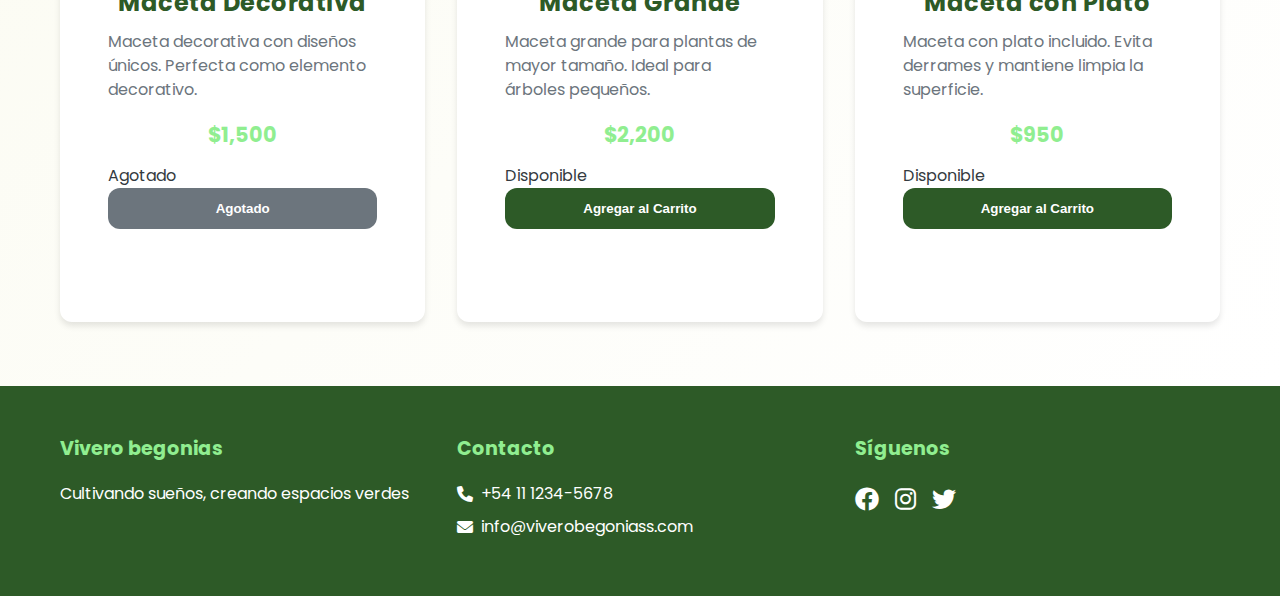
<file: vivero.html>
<!DOCTYPE html>
<html lang="es">
<head>
    <meta charset="UTF-8">
    <meta name="viewport" content="width=device-width, initial-scale=1.0">
    <title>Vivero begonias - Catálogo de Productos</title>
    <link rel="stylesheet" href="vivero-styles.css">
    <link href="https://fonts.googleapis.com/css2?family=Poppins:wght@300;400;500;600;700&display=swap" rel="stylesheet">
    <link rel="stylesheet" href="https://cdnjs.cloudflare.com/ajax/libs/font-awesome/6.0.0/css/all.min.css">
</head>
<body>
    <header class="header">
        <div class="container">
            <div class="header-content">
                <div class="logo">
                    <i class="fas fa-seedling"></i>
                    <h1>Vivero begonias</h1>
                </div>
                <nav class="nav">
                    <ul>
                        <li><a href="#catalogo">Catálogo</a></li>
                        <li><a href="#categorias">Categorías</a></li>
                        <li><a href="#contacto">Contacto</a></li>
                    </ul>
                </nav>
                <div class="cart-icon" onclick="toggleCart()">
                    <i class="fas fa-shopping-cart"></i>
                    <span class="cart-count" id="cartCount">0</span>
                </div>
            </div>
        </div>
    </header>

    <main>
        <section class="hero">
            <div class="container">
                <div class="hero-content">
                    <h2>Descubre la Belleza de la Naturaleza</h2>
                    <p>Encuentra las mejores plantas, flores y elementos de jardinería para crear tu espacio verde perfecto</p>
                    <button class="btn-primary" onclick="scrollToCatalog()">Ver Catálogo</button>
                </div>
            </div>
        </section>

        <section class="categories" id="categorias">
            <div class="container">
                <h2 class="section-title">Nuestras Categorías</h2>
                <div class="categories-grid">
                    <div class="category-card" onclick="filterByCategory('plantas')">
                        <i class="fas fa-leaf"></i>
                        <h3>Plantas</h3>
                        <p>Plantas de interior y exterior</p>
                    </div>
                    <div class="category-card" onclick="filterByCategory('flores')">
                        <i class="fas fa-flower-tulip"></i>
                        <h3>Flores</h3>
                        <p>Hermosas flores para tu jardín</p>
                    </div>
                    <div class="category-card" onclick="filterByCategory('jardineria')">
                        <i class="fas fa-tools"></i>
                        <h3>Jardinería</h3>
                        <p>Herramientas y accesorios</p>
                    </div>
                    <div class="category-card" onclick="filterByCategory('macetas')">
                        <i class="fas fa-seedling"></i>
                        <h3>Macetas</h3>
                        <p>Macetas y contenedores</p>
                    </div>
                </div>
            </div>
        </section>

        <section class="catalog" id="catalogo">
            <div class="container">
                <div class="catalog-header">
                    <h2 class="section-title">Catálogo de Productos</h2>
                    <div class="filter-buttons">
                        <button class="filter-btn active" onclick="filterByCategory('todos')">Todos</button>
                        <button class="filter-btn" onclick="filterByCategory('plantas')">Plantas</button>
                        <button class="filter-btn" onclick="filterByCategory('flores')">Flores</button>
                        <button class="filter-btn" onclick="filterByCategory('jardineria')">Jardinería</button>
                        <button class="filter-btn" onclick="filterByCategory('macetas')">Macetas</button>
                    </div>
                </div>
                <div class="products-grid" id="productsGrid">
                    <!-- Los productos se cargarán dinámicamente -->
                </div>
            </div>
        </section>
    </main>

    <!-- Carrito de Compras -->
    <div class="cart-overlay" id="cartOverlay">
        <div class="cart-container">
            <div class="cart-header">
                <h3><i class="fas fa-shopping-cart"></i> Carrito de Compras</h3>
                <button class="close-cart" onclick="toggleCart()">
                    <i class="fas fa-times"></i>
                </button>
            </div>
            <div class="cart-items" id="cartItems">
                <!-- Los items del carrito se cargarán dinámicamente -->
            </div>
            <div class="cart-footer">
                <div class="cart-total">
                    <span>Total:</span>
                    <span id="cartTotal">$0.00</span>
                </div>
                <button class="btn-checkout" onclick="checkout()">
                    <i class="fas fa-credit-card"></i> Finalizar Compra
                </button>
            </div>
        </div>
    </div>

    <footer class="footer">
        <div class="container">
            <div class="footer-content">
                <div class="footer-section">
                    <h4>Vivero begonias</h4>
                    <p>Cultivando sueños, creando espacios verdes</p>
                </div>
                <div class="footer-section">
                    <h4>Contacto</h4>
                    <p><i class="fas fa-phone"></i> +54 11 1234-5678</p>
                    <p><i class="fas fa-envelope"></i> info@viverobegoniass.com</p>
                </div>
                <div class="footer-section">
                    <h4>Síguenos</h4>
                    <div class="social-links">
                        <a href="#"><i class="fab fa-facebook"></i></a>
                        <a href="#"><i class="fab fa-instagram"></i></a>
                        <a href="#"><i class="fab fa-twitter"></i></a>
                    </div>
                </div>
            </div>
        </div>
    </footer>

    <script src="vivero-script.js"></script>
</body>
</html>
</file>
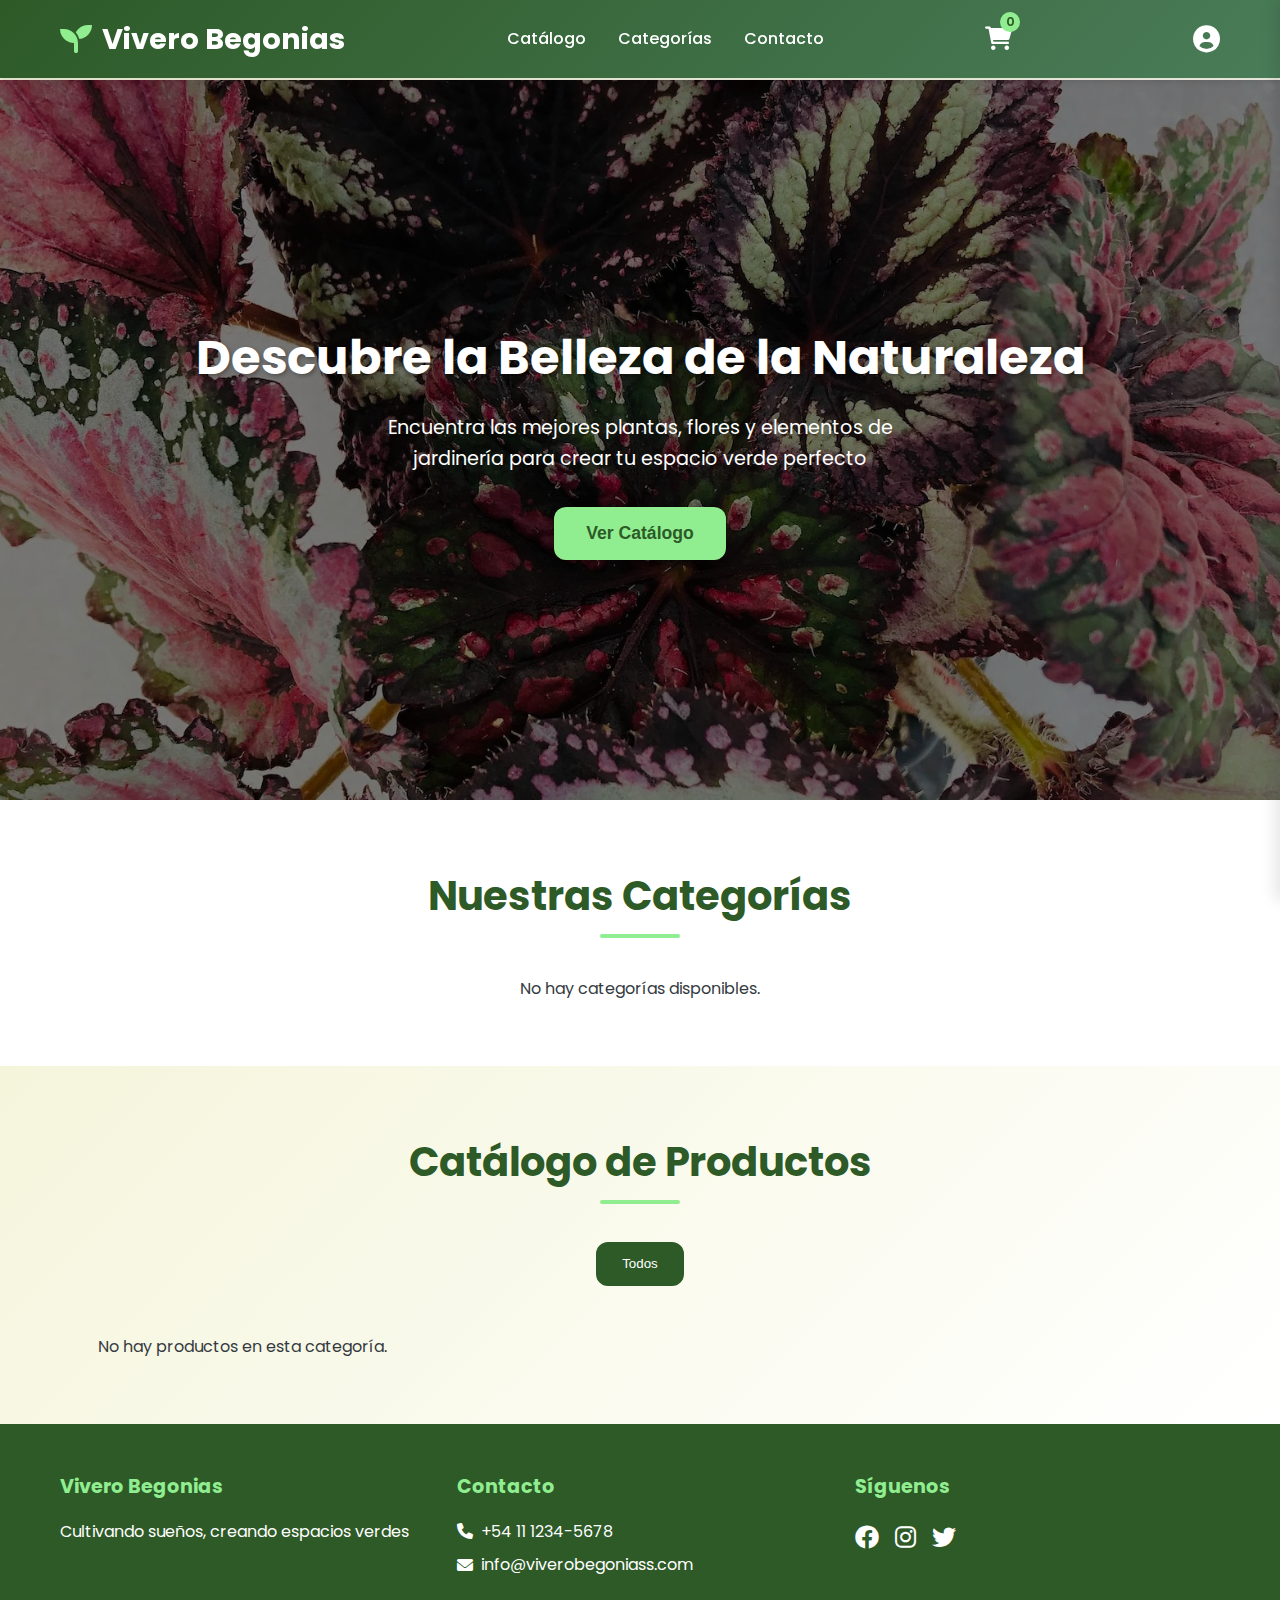
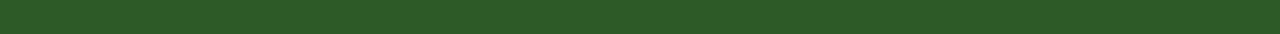
<file: viveromenu.html>
<!DOCTYPE html>
<html lang="es">
<head>
    <meta charset="UTF-8">
    <meta name="viewport" content="width=device-width, initial-scale=1.0">
    <title>Vivero Begonias - Catálogo de Productos</title>
    <link rel="stylesheet" href="vivero-styles.css">
    <link href="https://fonts.googleapis.com/css2?family=Poppins:wght@300;400;500;600;700&display=swap" rel="stylesheet">
    <link rel="stylesheet" href="https://cdnjs.cloudflare.com/ajax/libs/font-awesome/6.0.0/css/all.min.css">
</head>
<body>
    <header class="header">
        <div class="container">
            <div class="header-content">
                <div class="logo">
                    <i class="fas fa-seedling"></i>
                    <h1>Vivero Begonias</h1>
                </div>
                <nav class="nav">
                    <ul>
                        <li><a href="#catalogo">Catálogo</a></li>
                        <li><a href="#categorias">Categorías</a></li>
                        <li><a href="#contacto">Contacto</a></li>
                    </ul>
                </nav>
                <div class="cart-icon" onclick="toggleCart()">
                    <i class="fas fa-shopping-cart"></i>
                    <span class="cart-count" id="cartCount">0</span>
                </div>
                <div class="user-icon" onclick="toggleUserMenu()">
                    <i class="fas fa-user-circle"></i>
                </div>
            </div>
        </div>
    </header>

    <main>
        <section class="hero">
            <div class="container">
                <div class="hero-content">
                    <h2>Descubre la Belleza de la Naturaleza</h2>
                    <p>Encuentra las mejores plantas, flores y elementos de jardinería para crear tu espacio verde perfecto</p>
                    <button class="btn-primary" onclick="scrollToCatalog()">Ver Catálogo</button>
                </div>
            </div>
        </section>

        <section class="categories" id="categorias">
            <div class="container">
                <h2 class="section-title">Nuestras Categorías</h2>
                <div class="categories-grid">
                    <div class="category-card" onclick="filterByCategory('plantas')">
                        <i class="fas fa-leaf"></i>
                        <h3>Plantas</h3>
                        <p>Plantas de interior y exterior</p>
                    </div>
                    <div class="category-card" onclick="filterByCategory('flores')">
                        <i class="fas fa-flower-tulip"></i>
                        <h3>Flores</h3>
                        <p>Hermosas flores para tu jardín</p>
                    </div>
                    <div class="category-card" onclick="filterByCategory('jardineria')">
                        <i class="fas fa-tools"></i>
                        <h3>Jardinería</h3>
                        <p>Herramientas y accesorios</p>
                    </div>
                    <div class="category-card" onclick="filterByCategory('macetas')">
                        <i class="fas fa-seedling"></i>
                        <h3>Macetas</h3>
                        <p>Macetas y contenedores</p>
                    </div>
                </div>
            </div>
        </section>

        <section class="catalog" id="catalogo">
            <div class="container">
                <div class="catalog-header">
                    <h2 class="section-title">Catálogo de Productos</h2>
                    <div class="filter-buttons">
                        <button class="filter-btn active" onclick="filterByCategory('todos')">Todos</button>
                        <button class="filter-btn" onclick="filterByCategory('plantas')">Plantas</button>
                        <button class="filter-btn" onclick="filterByCategory('flores')">Flores</button>
                        <button class="filter-btn" onclick="filterByCategory('jardineria')">Jardinería</button>
                        <button class="filter-btn" onclick="filterByCategory('macetas')">Macetas</button>
                    </div>
                </div>
                <div class="products-grid" id="productsGrid">
                    <!-- Los productos se cargarán dinámicamente -->
                </div>
            </div>
        </section>
    </main>

    <!-- Carrito de Compras -->
    <div class="cart-overlay" id="cartOverlay">
        <div class="cart-container">
            <div class="cart-header">
                <h3><i class="fas fa-shopping-cart"></i> Carrito de Compras</h3>
                <button class="close-cart" onclick="toggleCart()">
                    <i class="fas fa-times"></i>
                </button>
            </div>
            <div class="cart-items" id="cartItems">
                <!-- Los items del carrito se cargarán dinámicamente -->
            </div>
            <div class="cart-footer">
                <div class="payment-section">
                    <div class="payment-header" onclick="togglePaymentSection()">
                        <h4><i class="fas fa-credit-card"></i> Método de Pago</h4>
                        <button class="payment-toggle-btn" id="paymentToggleBtn">
                            <i class="fas fa-chevron-down"></i>
                        </button>
                    </div>
                    <div class="payment-content" id="paymentContent">
                        <div class="payment-methods" id="paymentMethods">
                            <!-- Los métodos de pago se cargarán dinámicamente -->
                        </div>
                        <button class="btn-add-payment" onclick="showAddPaymentModal()">
                            <i class="fas fa-plus"></i> Agregar Método de Pago
                        </button>
                    </div>
                </div>
                <div class="cart-total">
                    <span>Total:</span>
                    <span id="cartTotal">$0.00</span>
                </div>
                <button class="btn-checkout" onclick="checkout()">
                    <i class="fas fa-credit-card"></i> Finalizar Compra
                </button>
            </div>
        </div>
    </div>

    <!-- Modal para agregar método de pago -->
    <div class="modal-overlay" id="paymentModal">
        <div class="modal-content">
            <div class="modal-header">
                <h3><i class="fas fa-credit-card"></i> Agregar Método de Pago</h3>
                <button class="close-modal" onclick="closePaymentModal()">
                    <i class="fas fa-times"></i>
                </button>
            </div>
            <div class="modal-body">
                <form id="paymentForm">
                    <div class="form-field">
                        <label for="cardType">Tipo de Tarjeta</label>
                        <select id="cardType" required>
                            <option value="">Seleccionar tipo</option>
                            <option value="visa">Visa</option>
                            <option value="mastercard">Mastercard</option>
                            <option value="american-express">American Express</option>
                            <option value="diners">Diners Club</option>
                        </select>
                    </div>
                    <div class="form-field">
                        <label for="cardNumber">Número de Tarjeta</label>
                        <input type="text" id="cardNumber" placeholder="1234 5678 9012 3456" maxlength="19" required>
                    </div>
                    <div class="form-field">
                        <label for="cardHolder">Nombre del Titular</label>
                        <input type="text" id="cardHolder" placeholder="Juan Pérez" required>
                    </div>
                    <div class="form-grid">
                        <div class="form-field">
                            <label for="expiryDate">Fecha de Vencimiento</label>
                            <input type="text" id="expiryDate" placeholder="MM/AA" maxlength="5" required>
                        </div>
                        <div class="form-field">
                            <label for="cvv">CVV</label>
                            <input type="text" id="cvv" placeholder="123" maxlength="4" required>
                        </div>
                    </div>
                    <div class="form-field">
                        <label class="checkbox-label">
                            <input type="checkbox" id="saveCard" checked>
                            <span class="checkmark"></span>
                            Guardar esta tarjeta para futuras compras
                        </label>
                    </div>
                </form>
            </div>
            <div class="modal-footer">
                <button class="btn-outline" onclick="closePaymentModal()">Cancelar</button>
                <button class="btn-primary" onclick="addPaymentMethod()">Agregar Tarjeta</button>
            </div>
        </div>
    </div>

    <!-- Modal de usuario -->
    <div class="modal-overlay" id="userModal">
        <div class="modal-content">
            <div class="modal-header">
                <h3><i class="fas fa-user"></i> Mi Perfil</h3>
                <button class="close-modal" onclick="closeUserModal()">
                    <i class="fas fa-times"></i>
                </button>
            </div>
            <div class="modal-body">
                 <div id="userNotLogged" style="display:none; text-align:center;">
                        <p style="margin-bottom:1.5rem; color:#555;">No has iniciado sesión.</p>
                        <a href="viveroinicio.html" class="btn-primary" style="width:100%;text-decoration:none;">Iniciar Sesión</a>
                </div>
                <form id="userForm">
                    <div class="form-field">
                        <label for="userName">Nombre</label>
                        <input type="text" id="userName" required>
                    </div>
                    <div class="form-field">
                        <label for="userEmail">Email</label>
                        <input type="email" id="userEmail" required>
                    </div>
                    <div class="form-field">
                        <label for="userPassword">Contraseña</label>
                        <input type="password" id="userPassword" required>
                    </div>
                    <div class="form-field">
                        <label>Métodos de Pago</label>
                       <div id="userCards"></div>
                        <button type="button" class="btn-add-payment btn-primary" style="width:100%;margin-top:1rem;" onclick="showAddPaymentModal()">
                            <i class="fas fa-plus"></i> Agregar Tarjeta
                        </button>
                        <button type="button" class="btn-primary btn-history" style="margin-top: 1rem; width: 100%;" onclick="showPurchaseHistory()">
                            <i class="fas fa-history"></i> Ver Historial
                        </button>
                    </div>
                </form>
            </div>
            <div class="modal-footer">
                <button class="btn-outline" onclick="logout()">Cerrar Sesión</button>
                <button class="btn-primary" onclick="saveUserData()">Guardar Cambios</button>
            </div>
        </div>
    </div>
    <!-- Modal para historial de compras -->
    <div class="modal-overlay" id="historyModal">
        <div class="modal-content history-modal">
            <div class="modal-header">
                <h3><i class="fas fa-history"></i> Historial de Compras</h3>
                <button class="close-modal" onclick="closeHistoryModal()">
                    <i class="fas fa-times"></i>
                </button>
            </div>
            <div class="modal-body">
                <div class="purchase-history" id="purchaseHistory">
                    <!-- El historial se cargará dinámicamente -->
                </div>
            </div>
        </div>
    </div>

    <footer class="footer">
        <div class="container">
            <div class="footer-content">
                <div class="footer-section">
                    <h4>Vivero Begonias</h4>
                    <p>Cultivando sueños, creando espacios verdes</p>
                </div>
                <div class="footer-section">
                    <h4>Contacto</h4>
                    <p><i class="fas fa-phone"></i> +54 11 1234-5678</p>
                    <p><i class="fas fa-envelope"></i> info@viverobegoniass.com</p>
                </div>
                <div class="footer-section">
                    <h4>Síguenos</h4>
                    <div class="social-links">
                        <a href="#"><i class="fab fa-facebook"></i></a>
                        <a href="#"><i class="fab fa-instagram"></i></a>
                        <a href="#"><i class="fab fa-twitter"></i></a>
                    </div>
                </div>
            </div>
        </div>
    </footer>

    <script src="vivero-script.js"></script>

     <script src="vivero-script.js"></script>
    <script>
// Leer productos desde localStorage
function leerProductos() {
    const data = localStorage.getItem('vivero_productos');
    try { return data ? JSON.parse(data) : []; } catch(e) { return []; }
}

// Leer categorías desde localStorage
function leerCategorias() {
    const data = localStorage.getItem('vivero_categorias');
    try { return data ? JSON.parse(data) : []; } catch(e) { return []; }
}

function renderCategorias() {
    const categorias = leerCategorias();
    const grid = document.querySelector('.categories-grid');
    grid.innerHTML = '';

    if (!categorias.length) {
        grid.innerHTML = '<p style="text-align:center;">No hay categorías disponibles.</p>';
        return;
    }

    categorias.forEach(cat => {
        grid.innerHTML += `
            <div class="category-card" onclick="filterByCategory('${cat}')">
                <i class="fas fa-leaf"></i>
                <h3>${cat.charAt(0).toUpperCase() + cat.slice(1)}</h3>
                <p>Ver productos de ${cat}</p>
            </div>
        `;
    });
}

// Renderizar productos en el catálogo
function renderProductos(categoria = 'todos') {
    const productos = leerProductos();
    const grid = document.getElementById('productsGrid');
    grid.innerHTML = '';

    let filtrados = categoria === 'todos' ? productos : productos.filter(p => p.categoria === categoria);

    if (!filtrados.length) {
        grid.innerHTML = '<p style="text-align:center;">No hay productos en esta categoría.</p>';
        return;
    }

    filtrados.forEach(p => {
        grid.innerHTML += `
            <div class="product-card">
                <img src="${p.imagen || 'imagenes/default.jpg'}" alt="${p.nombre}" class="product-img">
                <h3>${p.nombre}</h3>
                <p class="product-cat">${p.categoria}</p>
                <p class="product-desc">${p.descripcion}</p>
                <p class="product-price">$${Number(p.precio).toLocaleString()}</p>
                <span class="badge ${p.disponibilidad ? 'success' : 'warning'}">${p.disponibilidad ? 'Disponible' : 'Agotado'}</span>
                <button class="btn-add-cart" ${!p.disponibilidad ? 'disabled' : ''}>Agregar al carrito</button>
            </div>
        `;
    });
}

// Renderizar botones de filtro
function renderFilterButtons() {
    const categorias = leerCategorias();
    const container = document.querySelector('.filter-buttons');
    container.innerHTML = `<button class="filter-btn active" onclick="filterByCategory('todos')">Todos</button>`;
    categorias.forEach(cat => {
        container.innerHTML += `<button class="filter-btn" onclick="filterByCategory('${cat}')">${cat.charAt(0).toUpperCase() + cat.slice(1)}</button>`;
    });
}

// Filtrar por categoría
function filterByCategory(cat) {
    renderProductos(cat);
}

// Inicializar catálogo al cargar
document.addEventListener('DOMContentLoaded', function() {
    renderCategorias();
    renderFilterButtons();
    renderProductos('todos');
});
</script>
</body>
</html>
</file>
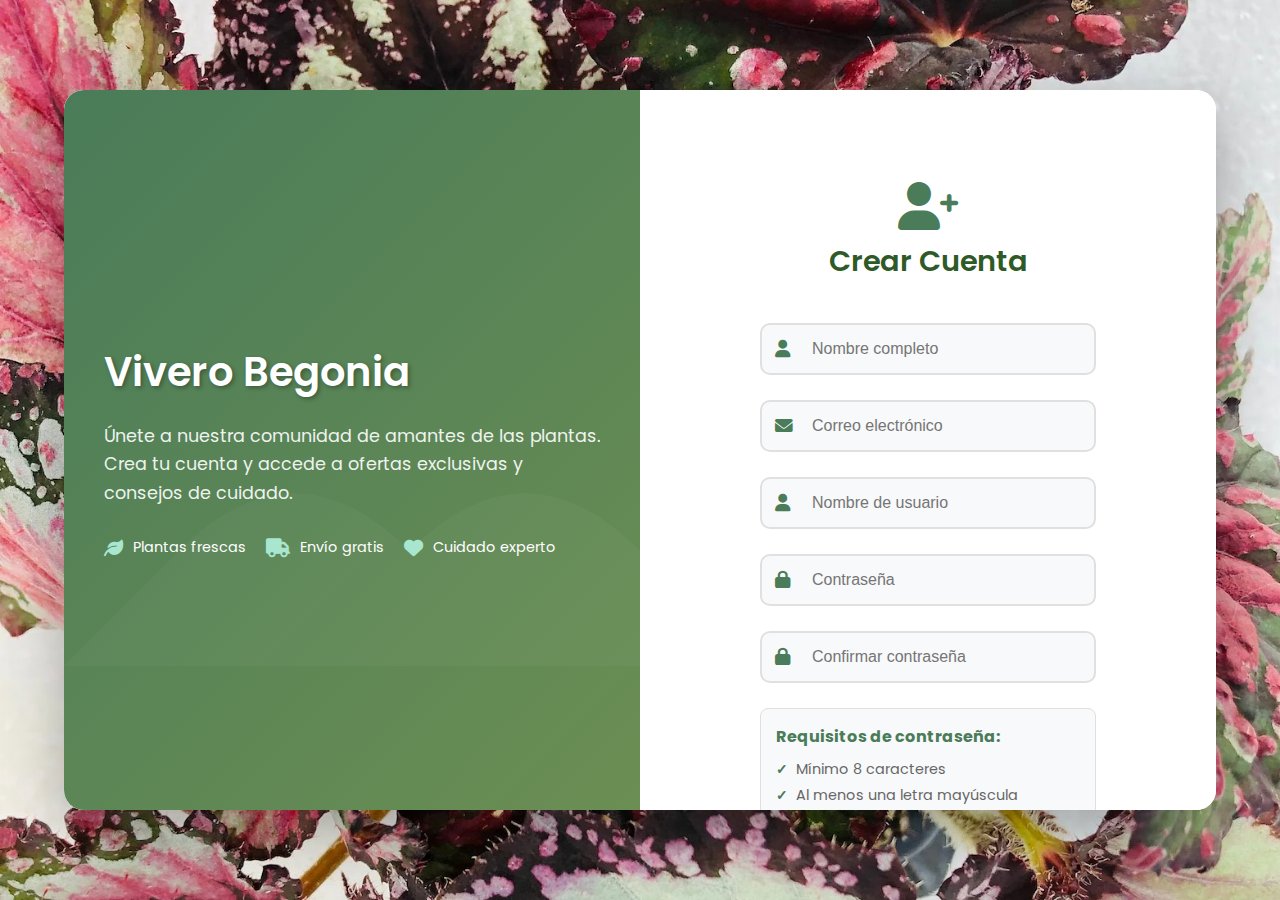
<file: imagenes/Analsis/registro.html>
<!DOCTYPE html>  
<html lang="es">  
<head>  
    <meta charset="UTF-8">  
    <meta name="viewport" content="width=device-width, initial-scale=1.0">  
    <title>Registro - Vivero Begonia</title>  
    <link href="https://fonts.googleapis.com/css2?family=Poppins:wght@300;400;600&display=swap" rel="stylesheet">
    <link rel="stylesheet" href="https://cdnjs.cloudflare.com/ajax/libs/font-awesome/6.0.0/css/all.min.css">
    <style>  
        * {
            margin: 0;
            padding: 0;
            box-sizing: border-box;
            
        }

        body {  
            font-family: 'Poppins', sans-serif;
            min-height: 100vh;
            display: flex;
            justify-content: center;
            align-items: center;
            position: relative;
            overflow: hidden;
            background-image: url('begonias (2).jpg');
            background-size: cover; 
            background-repeat: no-repeat;
        }

        .card-bg {
            background: rgba(255, 255, 255, 0.95);
            border-radius: 16px;
            padding: 32px;
            margin: 0 auto;
            max-width: 500px;
        }

        .main-container {
            position: relative;
            z-index: 2;
            display: flex;
            max-width: 1200px;
            width: 90%;
            background: rgba(255, 255, 255, 0.95);
            border-radius: 20px;
            box-shadow: 0 20px 60px rgba(0, 0, 0, 0.3);
            overflow: hidden;
        }

        .hero-section {
            flex: 1;
            background: linear-gradient(135deg, #4a7c59 0%, #6b8e53 100%);
            background-color: white;
            padding: 60px 40px;
            display: flex;
            flex-direction: column;
            justify-content: center;
            position: relative;
        }

        .hero-section::before {
            content: '';
            position: absolute;
            top: 0;
            left: 0;
            right: 0;
            bottom: 0;
            background: url('data:image/svg+xml,<svg xmlns="http://www.w3.org/2000/svg" viewBox="0 0 100 100"><path d="M20 80 Q40 60 60 80 Q80 60 100 80 L100 100 L0 100 Z" fill="rgba(255,255,255,0.1)"/></svg>') repeat;
            opacity: 0.3;
        }

        .hero-content {
            position: relative;
            z-index: 2;
            color: white;
        }

        .hero-section h1 {
            font-size: 2.5rem;
            font-weight: 600;
            margin-bottom: 20px;
            text-shadow: 2px 2px 4px rgba(0,0,0,0.3);
        }

        .hero-section p {
            font-size: 1.1rem;
            margin-bottom: 30px;
            opacity: 0.9;
            line-height: 1.6;
        }

        .features {
            display: flex;
            gap: 20px;
            margin-top: 30px;
        }

        .feature {
            display: flex;
            align-items: center;
            gap: 10px;
            font-size: 0.9rem;
        }

        .feature i {
            font-size: 1.2rem;
            color: #a8e6cf;
        }

        .form-section {
           flex: 1;
           padding: 60px 40px;
           background: white;
           max-height: 80vh;   /* hasta el 80% de la altura de la ventana */
           overflow-y: auto;
        }

        .form-container {
            max-width: 400px;
            margin: 0 auto;
        }

        .logo {
            text-align: center;
            margin-bottom: 40px;
        }

        .logo i {
            font-size: 3rem;
            color: #4a7c59;
            margin-bottom: 10px;
        }

        .logo h2 {
            color: #2d5a27;
            font-size: 1.8rem;
            font-weight: 600;
        }

        .form-group {
            margin-bottom: 25px;
            position: relative;
        }

        .form-group i {
            position: absolute;
            left: 15px;
            top: 50%;
            transform: translateY(-50%);
            color: #4a7c59;
            font-size: 1.1rem;
        }

        input {
            width: 100%;
            padding: 15px 15px 15px 50px;
            border: 2px solid #e0e0e0;
            border-radius: 10px;
            font-size: 1rem;
            transition: all 0.3s ease;
            background: #f8f9fa;
        }

        input:focus {
            outline: none;
            border-color: #4a7c59;
            background: white;
            box-shadow: 0 0 0 3px rgba(74, 124, 89, 0.1);
        }

        .btn-primary {
            width: 100%;
            padding: 15px;
            background: linear-gradient(135deg, #4a7c59 0%, #6b8e53 100%);
            color: white;
            border: none;
            border-radius: 10px;
            font-size: 1.1rem;
            font-weight: 600;
            cursor: pointer;
            transition: all 0.3s ease;
            margin-bottom: 20px;
        }

        .btn-primary:hover {
            transform: translateY(-2px);
            box-shadow: 0 10px 25px rgba(74, 124, 89, 0.3);
        }

        .btn-secondary {
            width: 100%;
            padding: 12px;
            background: transparent;
            color: #4a7c59;
            border: 2px solid #4a7c59;
            border-radius: 10px;
            font-size: 1rem;
            cursor: pointer;
            transition: all 0.3s ease;
        }

        .btn-secondary:hover {
            background: #4a7c59;
            color: white;
        }

        .login-link {
            text-align: center;
            margin-top: 20px;
        }

        .login-link a {
            color: #4a7c59;
            text-decoration: none;
            font-weight: 600;
        }

        .login-link a:hover {
            text-decoration: underline;
        }

        .password-requirements {
            background: #f8f9fa;
            border: 1px solid #e0e0e0;
            border-radius: 8px;
            padding: 15px;
            margin-bottom: 20px;
            font-size: 0.9rem;
            color: #666;
        }

        .password-requirements h4 {
            color: #4a7c59;
            margin-bottom: 10px;
            font-size: 1rem;
        }

        .password-requirements ul {
            list-style: none;
            padding-left: 0;
        }

        .password-requirements li {
            margin-bottom: 5px;
            padding-left: 20px;
            position: relative;
        }

        .password-requirements li::before {
            content: '✓';
            position: absolute;
            left: 0;
            color: #4a7c59;
            font-weight: bold;
        }

        @media (max-width: 768px) {
            .main-container {
                flex-direction: column;
                width: 95%;
            }

            .hero-section {
                padding: 40px 30px;
            }

            .form-section {
                padding: 40px 30px;
            }

            .hero-section h1 {
                font-size: 2rem;
            }
        }
    </style>  
</head>  
<body>  
    <div class="main-container">
        <div class="hero-section">
            <div class="hero-content">
                <h1>Vivero Begonia</h1>
                <p>Únete a nuestra comunidad de amantes de las plantas. Crea tu cuenta y accede a ofertas exclusivas y consejos de cuidado.</p>
                
                <div class="features">
                    <div class="feature">
                        <i class="fas fa-leaf"></i>
                        <span>Plantas frescas</span>
                    </div>
                    <div class="feature">
                        <i class="fas fa-truck"></i>
                        <span>Envío gratis</span>
                    </div>
                    <div class="feature">
                        <i class="fas fa-heart"></i>
                        <span>Cuidado experto</span>
                    </div>
                </div>
            </div>
        </div>

        <div class="form-section">
            <div class="form-container card-bg">
                <div class="logo">
                    <i class="fas fa-user-plus"></i>
                    <h2>Crear Cuenta</h2>
                </div>

                <div class="form-group">
                    <i class="fas fa-user"></i>
                    <input type="text" id="nombre" placeholder="Nombre completo" required>
                </div>

                <div class="form-group">
                    <i class="fas fa-envelope"></i>
                    <input type="email" id="email" placeholder="Correo electrónico" required>
                </div>

                <div class="form-group">
                    <i class="fas fa-user"></i>
                    <input type="text" id="username" placeholder="Nombre de usuario" required>
                </div>

                <div class="form-group">
                    <i class="fas fa-lock"></i>
                    <input type="password" id="password" placeholder="Contraseña" required>
                </div>

                <div class="form-group">
                    <i class="fas fa-lock"></i>
                    <input type="password" id="confirmPassword" placeholder="Confirmar contraseña" required>
                </div>

                <div class="password-requirements">
                    <h4>Requisitos de contraseña:</h4>
                    <ul>
                        <li>Mínimo 8 caracteres</li>
                        <li>Al menos una letra mayúscula</li>
                        <li>Al menos un número</li>
                        <li>Al menos un carácter especial</li>
                    </ul>
                </div>

                <button class="btn-primary" onclick="registrarUsuario()">
                    <i class="fas fa-user-plus"></i> Crear Cuenta
                </button>

               <!--<button class="btn-secondary" onclick="irALogin()">
                    <i class="fas fa-sign-in-alt"></i> Ya tengo cuenta
                </button>*/-->

                <div class="login-link">
                    <p>¿Ya tienes cuenta? <a href="viveroprueba.html">Inicia sesión aquí</a></p>
                </div>
            </div>
        </div>
    </div>

    <script>  
        function registrarUsuario() {  
            const nombre = document.getElementById('nombre').value;  
            const email = document.getElementById('email').value;  
            const username = document.getElementById('username').value;  
            const password = document.getElementById('password').value;  
            const confirmPassword = document.getElementById('confirmPassword').value;  

            // Validar campos vacíos
            if (!nombre || !email || !username || !password || !confirmPassword) {
                alert('Por favor, completa todos los campos');
                return;
            }

            // Validar formato de email
            const emailRegex = /^[^\s@]+@[^\s@]+\.[^\s@]+$/;
            if (!emailRegex.test(email)) {
                alert('Por favor, ingresa un email válido');
                return;
            }

            // Validar contraseñas coinciden
            if (password !== confirmPassword) {
                alert('Las contraseñas no coinciden');
                return;
            }

            // Validar requisitos de contraseña
            if (!validarPassword(password)) {
                alert('La contraseña no cumple con los requisitos de seguridad');
                return;
            }

            // Obtener usuarios existentes
            const usuarios = JSON.parse(localStorage.getItem('usuarios')) || [];

            // Verificar si el username ya existe
            if (usuarios.find(u => u.username === username)) {
                alert('El nombre de usuario ya existe. Por favor, elige otro.');
                return;
            }

            // Verificar si el email ya existe
            if (usuarios.find(u => u.email === email)) {
                alert('El email ya está registrado. Por favor, usa otro email o inicia sesión.');
                return;
            }

            // Crear nuevo usuario
            const nuevoUsuario = {
                nombre: nombre,
                email: email,
                username: username,
                password: password,
                fechaRegistro: new Date().toISOString()
            };

            // Agregar usuario a la lista
            usuarios.push(nuevoUsuario);

            // Guardar en localStorage
            localStorage.setItem('usuarios', JSON.stringify(usuarios));

            alert('¡Cuenta creada exitosamente! 🌱 Ahora puedes iniciar sesión.');
            
            // Redireccionar al login
            window.location.href = 'viveroprueba.html';
        }

        function validarPassword(password) {
            const minLength = password.length >= 8;
            const hasUpperCase = /[A-Z]/.test(password);
            const hasNumber = /\d/.test(password);
            const hasSpecialChar = /[!@#$%^&*(),.?":{}|<>]/.test(password);

            return minLength && hasUpperCase && hasNumber && hasSpecialChar;
        }

        function irALogin() {
            window.location.href = 'viveroprueba.html';
        }

        // Agregar funcionalidad de Enter para registro
        document.addEventListener('keypress', function(e) {
            if (e.key === 'Enter') {
                registrarUsuario();
            }
        });

        // Validación en tiempo real de la contraseña
        document.getElementById('password').addEventListener('input', function() {
            const password = this.value;
            const requirements = document.querySelectorAll('.password-requirements li');
            
            // Validar longitud mínima
            requirements[0].style.color = password.length >= 8 ? '#4a7c59' : '#666';
            
            // Validar mayúscula
            requirements[1].style.color = /[A-Z]/.test(password) ? '#4a7c59' : '#666';
            
            // Validar número
            requirements[2].style.color = /\d/.test(password) ? '#4a7c59' : '#666';
            
            // Validar carácter especial
            requirements[3].style.color = /[!@#$%^&*(),.?":{}|<>]/.test(password) ? '#4a7c59' : '#666';
        });
    </script>  
</body>  
</html>
</file>
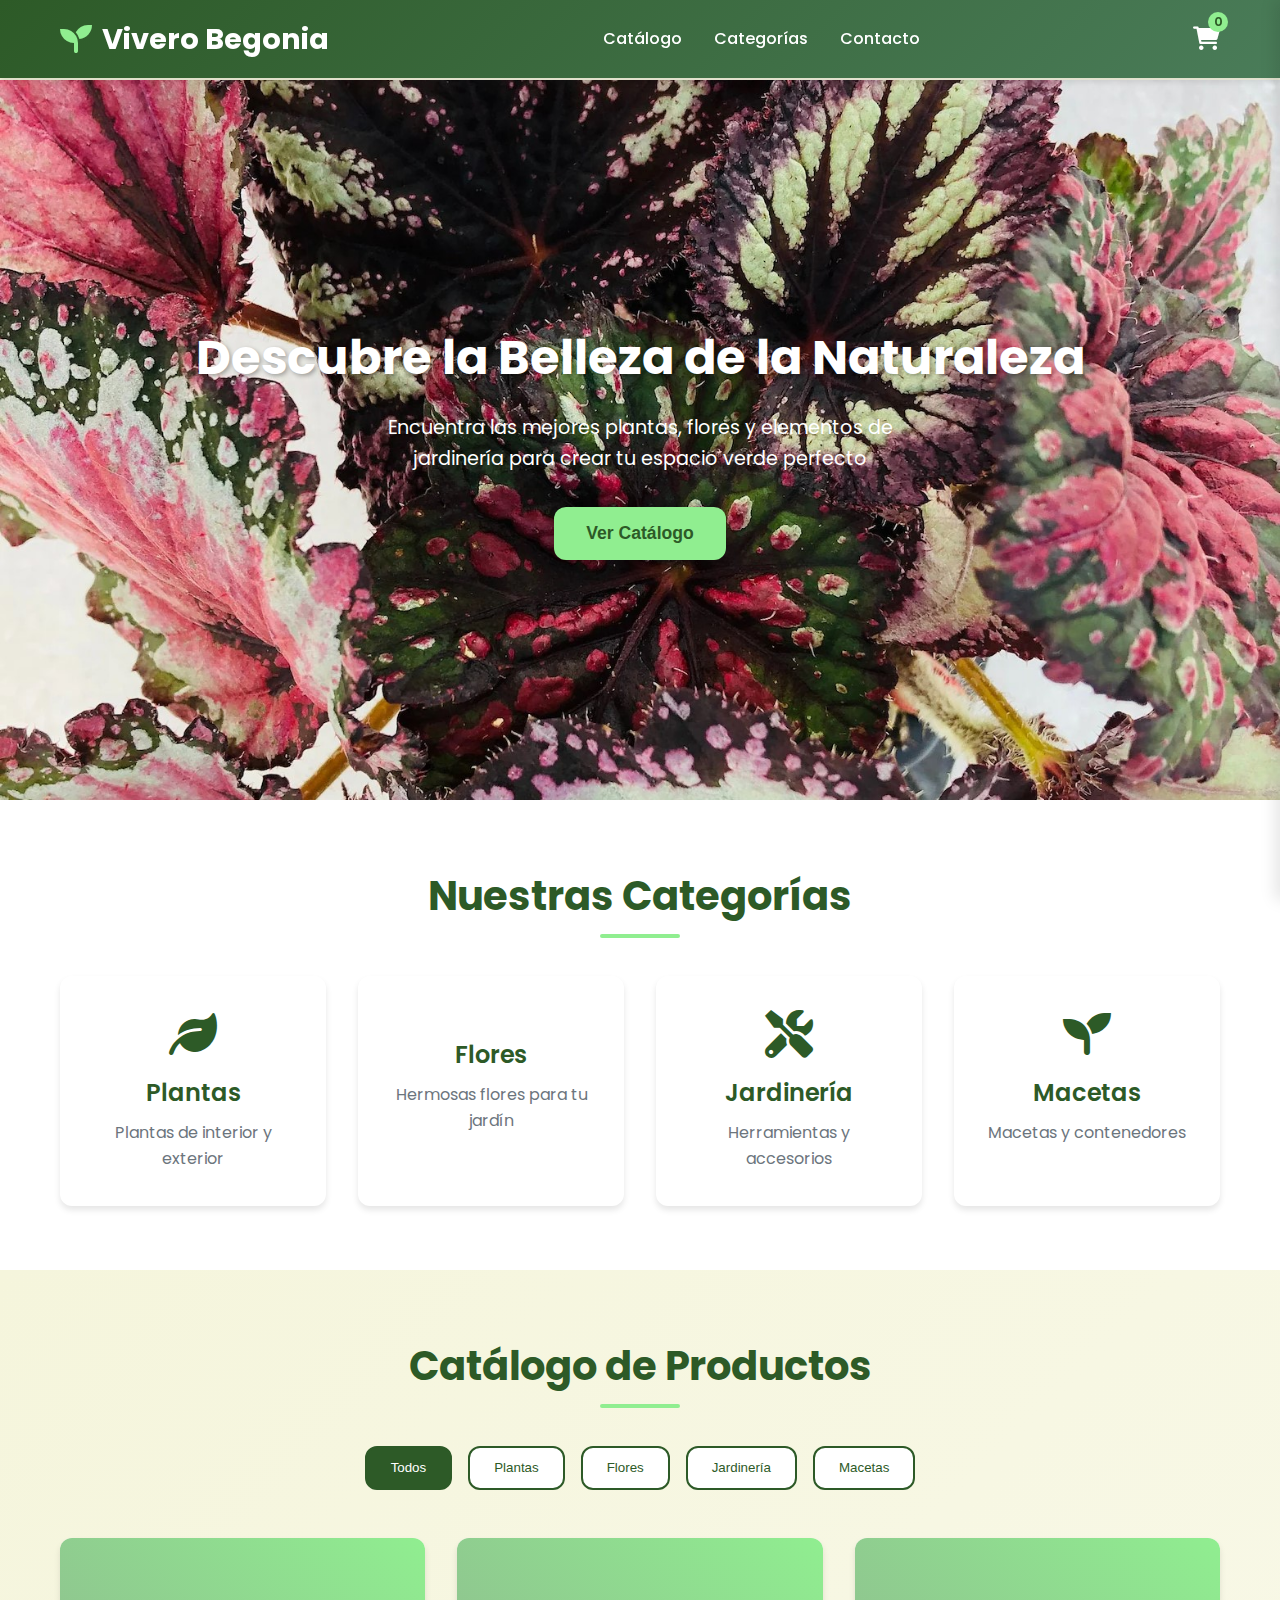
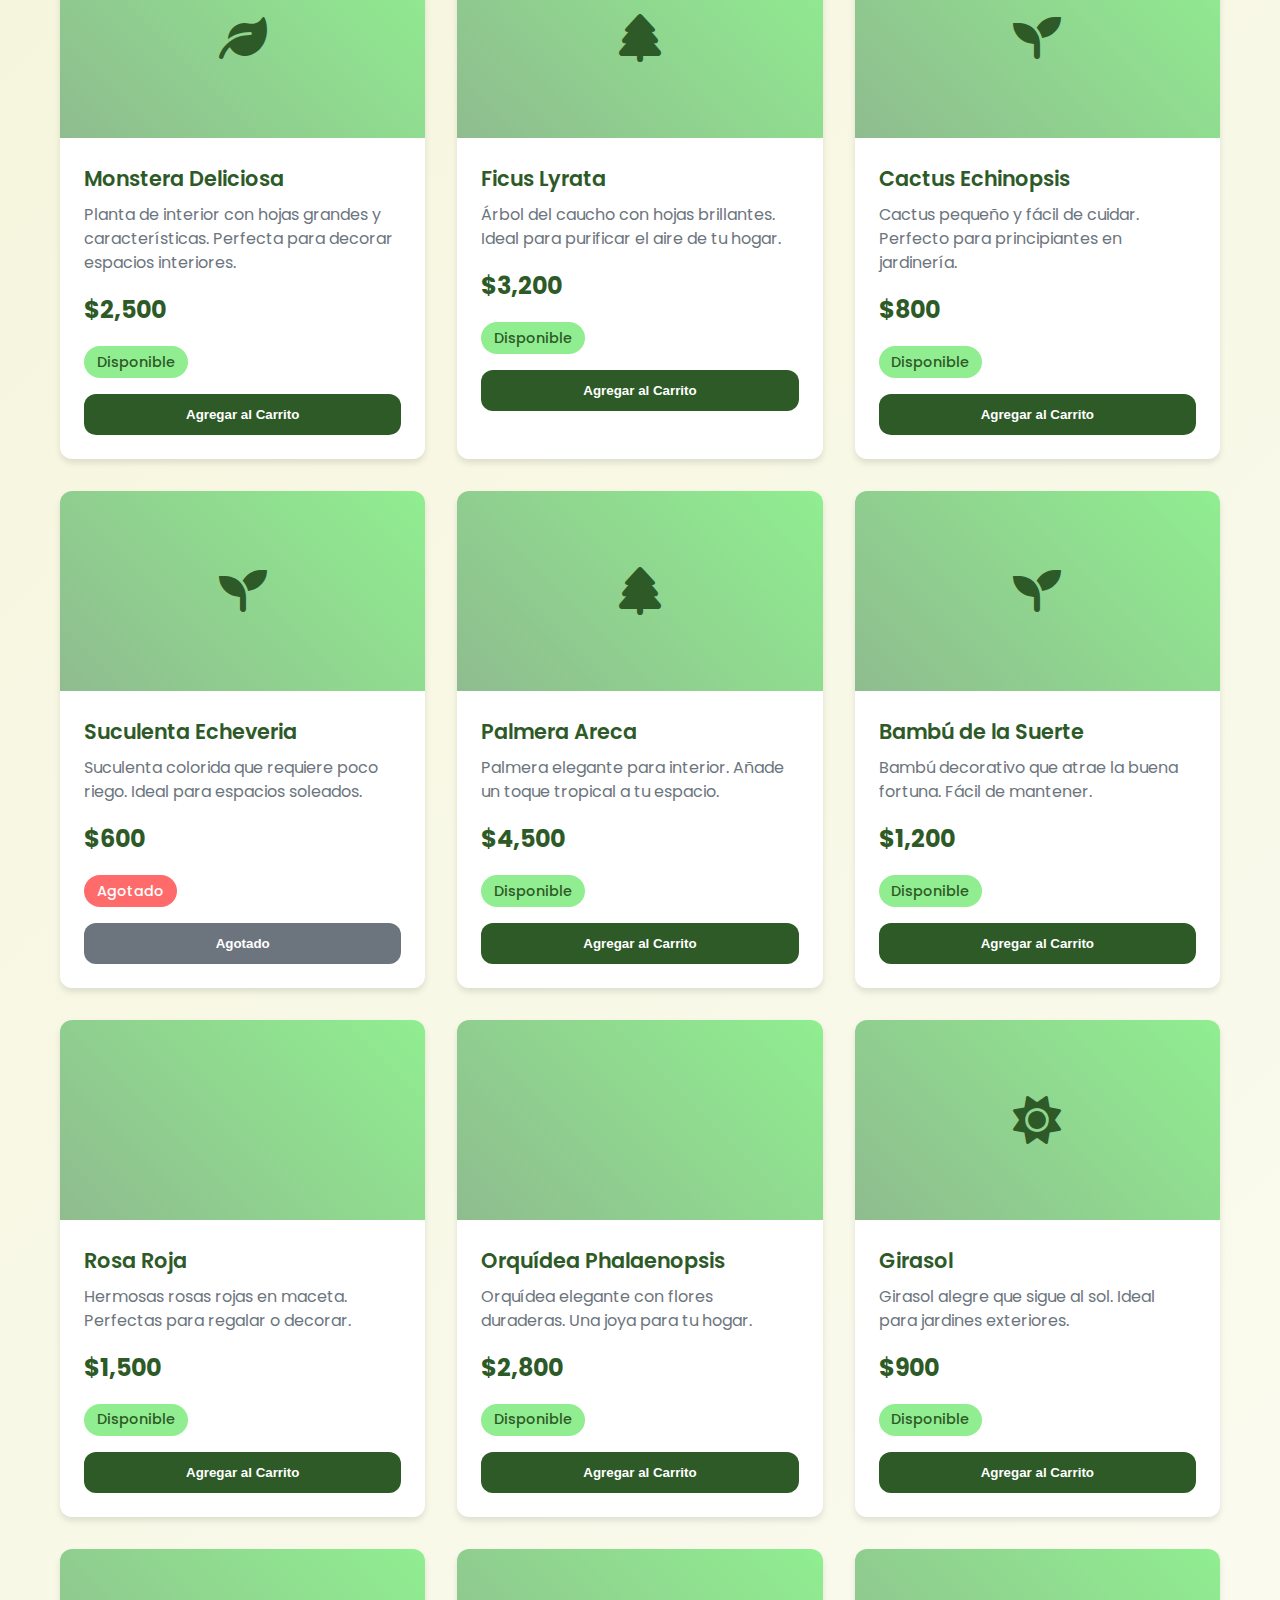
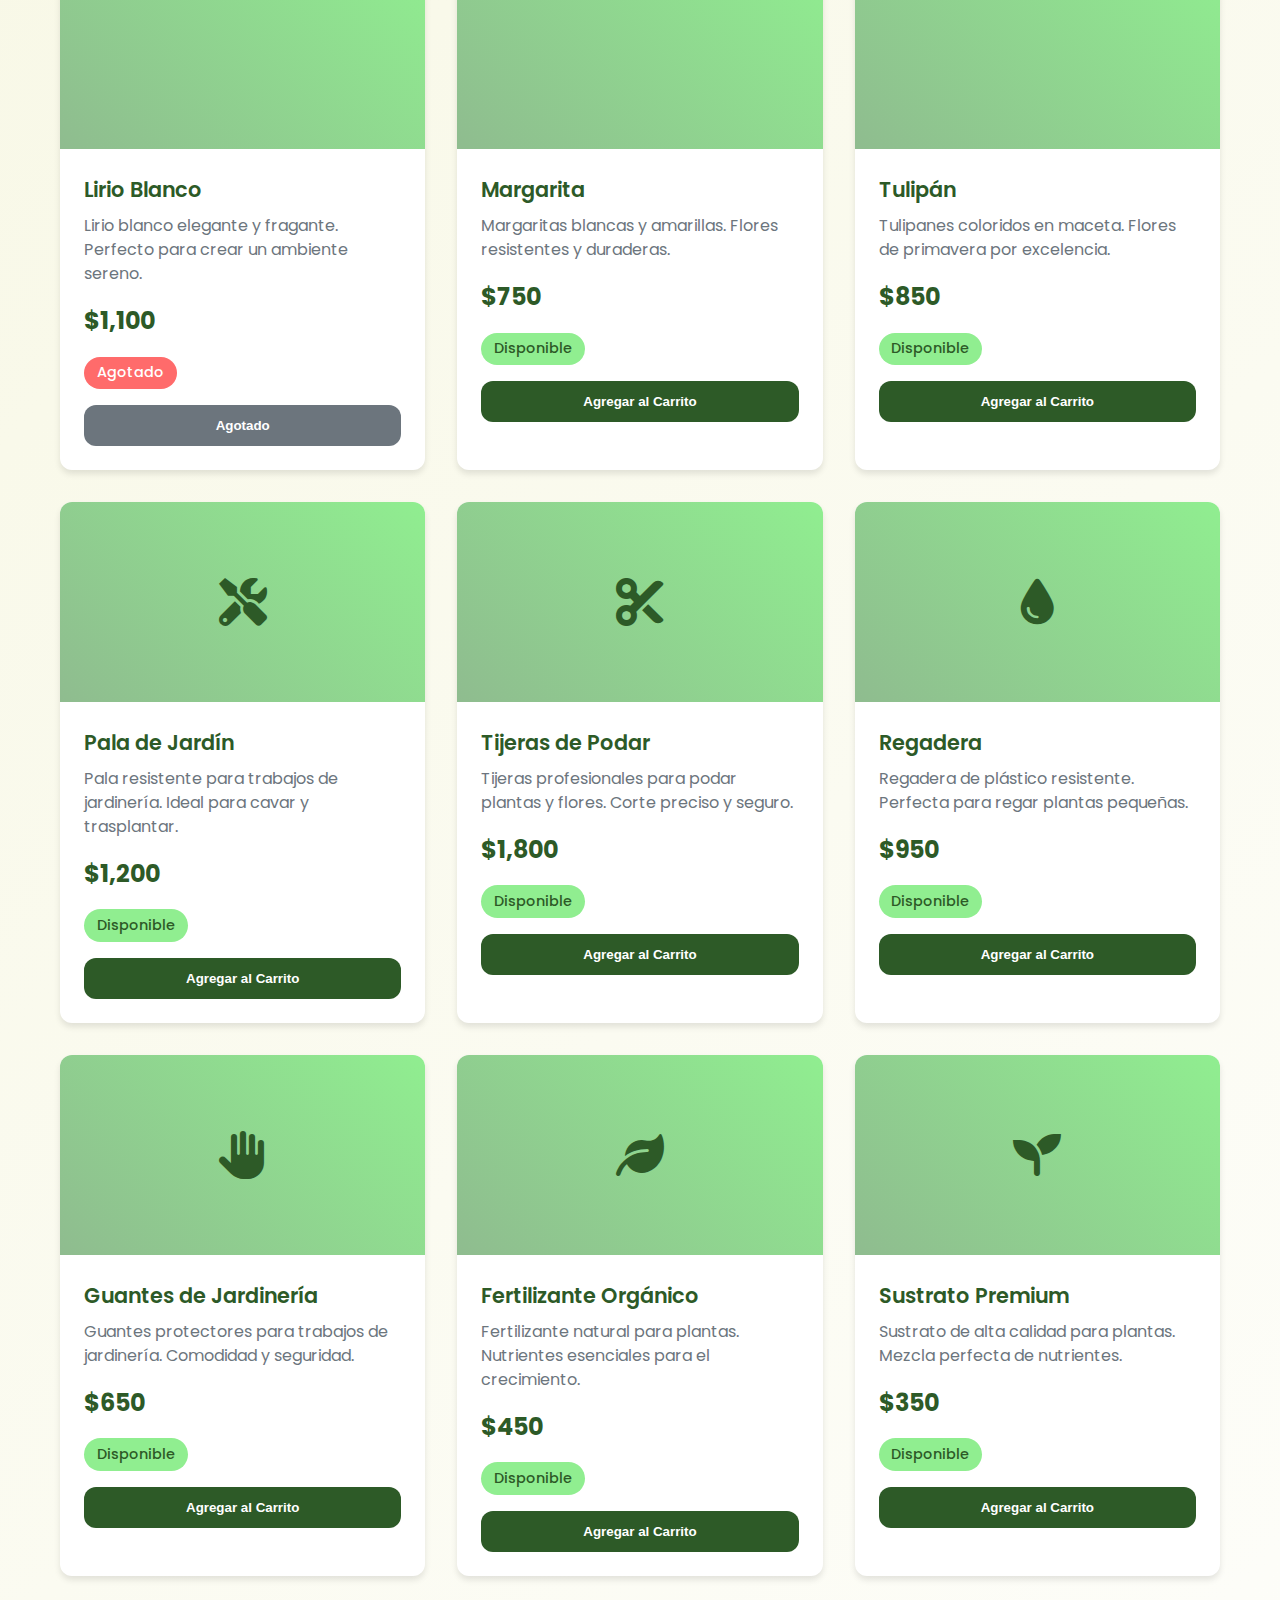
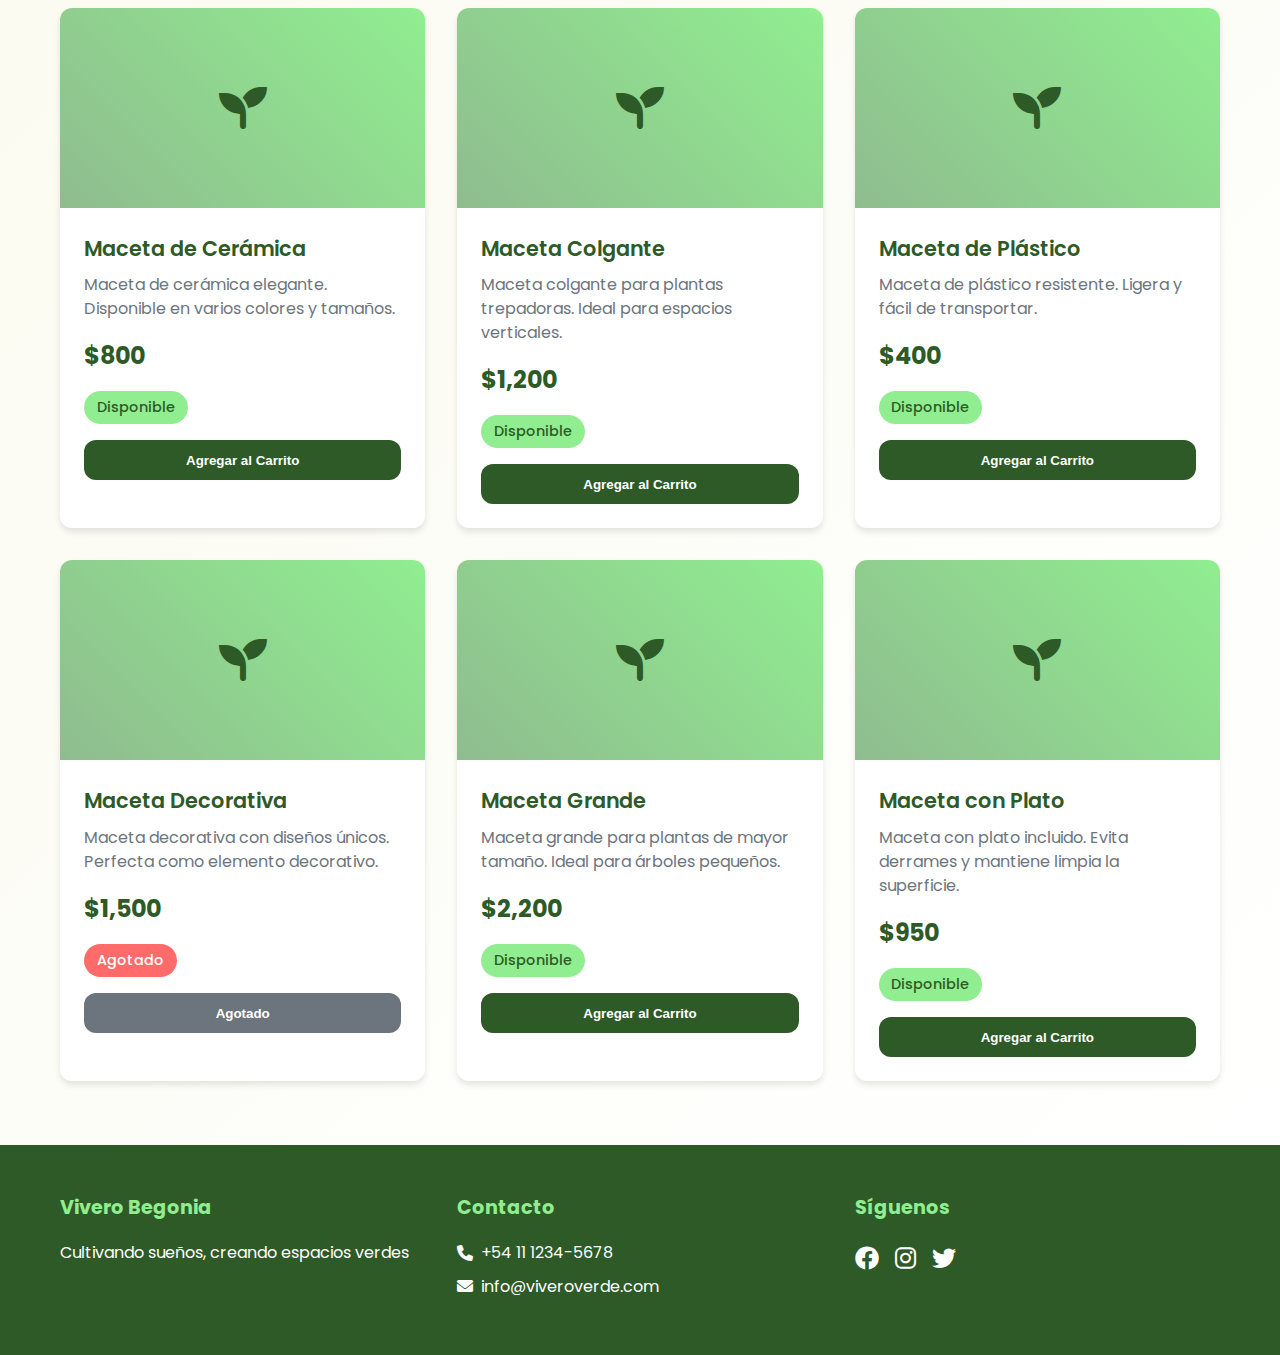
<file: imagenes/Analsis/vivero.html>
<!DOCTYPE html>
<html lang="es">
<head>
    <meta charset="UTF-8">
    <meta name="viewport" content="width=device-width, initial-scale=1.0">
    <title>Vivero Begonia - Catálogo de Productos</title>
    <link rel="stylesheet" href="vivero-styles.css">
    <link href="https://fonts.googleapis.com/css2?family=Poppins:wght@300;400;500;600;700&display=swap" rel="stylesheet">
    <link rel="stylesheet" href="https://cdnjs.cloudflare.com/ajax/libs/font-awesome/6.0.0/css/all.min.css">
</head>
<body>
    <header class="header">
        <div class="container">
            <div class="header-content">
                <div class="logo">
                    <i class="fas fa-seedling"></i>
                    <h1>Vivero Begonia</h1>
                </div>
                <nav class="nav">
                    <ul>
                        <li><a href="#catalogo">Catálogo</a></li>
                        <li><a href="#categorias">Categorías</a></li>
                        <li><a href="#contacto">Contacto</a></li>
                    </ul>
                </nav>
                <div class="cart-icon" onclick="toggleCart()">
                    <i class="fas fa-shopping-cart"></i>
                    <span class="cart-count" id="cartCount">0</span>
                </div>
            </div>
        </div>
    </header>

    <main>
        <section class="hero">
            <div class="container">
                <div class="hero-content">
                    <h2>Descubre la Belleza de la Naturaleza</h2>
                    <p>Encuentra las mejores plantas, flores y elementos de jardinería para crear tu espacio verde perfecto</p>
                    <button class="btn-primary" onclick="scrollToCatalog()">Ver Catálogo</button>
                </div>
            </div>
        </section>

        <section class="categories" id="categorias">
            <div class="container">
                <h2 class="section-title">Nuestras Categorías</h2>
                <div class="categories-grid">
                    <div class="category-card" onclick="filterByCategory('plantas')">
                        <i class="fas fa-leaf"></i>
                        <h3>Plantas</h3>
                        <p>Plantas de interior y exterior</p>
                    </div>
                    <div class="category-card" onclick="filterByCategory('flores')">
                        <i class="fas fa-flower-tulip"></i>
                        <h3>Flores</h3>
                        <p>Hermosas flores para tu jardín</p>
                    </div>
                    <div class="category-card" onclick="filterByCategory('jardineria')">
                        <i class="fas fa-tools"></i>
                        <h3>Jardinería</h3>
                        <p>Herramientas y accesorios</p>
                    </div>
                    <div class="category-card" onclick="filterByCategory('macetas')">
                        <i class="fas fa-seedling"></i>
                        <h3>Macetas</h3>
                        <p>Macetas y contenedores</p>
                    </div>
                </div>
            </div>
        </section>

        <section class="catalog" id="catalogo">
            <div class="container">
                <div class="catalog-header">
                    <h2 class="section-title">Catálogo de Productos</h2>
                    <div class="filter-buttons">
                        <button class="filter-btn active" onclick="filterByCategory('todos')">Todos</button>
                        <button class="filter-btn" onclick="filterByCategory('plantas')">Plantas</button>
                        <button class="filter-btn" onclick="filterByCategory('flores')">Flores</button>
                        <button class="filter-btn" onclick="filterByCategory('jardineria')">Jardinería</button>
                        <button class="filter-btn" onclick="filterByCategory('macetas')">Macetas</button>
                    </div>
                </div>
                <div class="products-grid" id="productsGrid">
                    <!-- Los productos se cargarán dinámicamente -->
                </div>
            </div>
        </section>
    </main>

    <!-- Carrito de Compras -->
    <div class="cart-overlay" id="cartOverlay">
        <div class="cart-container">
            <div class="cart-header">
                <h3><i class="fas fa-shopping-cart"></i> Carrito de Compras</h3>
                <button class="close-cart" onclick="toggleCart()">
                    <i class="fas fa-times"></i>
                </button>
            </div>
            <div class="cart-items" id="cartItems">
                <!-- Los items del carrito se cargarán dinámicamente -->
            </div>
            <div class="cart-footer">
                <div class="cart-total">
                    <span>Total:</span>
                    <span id="cartTotal">$0.00</span>
                </div>
                <button class="btn-checkout" onclick="checkout()">
                    <i class="fas fa-credit-card"></i> Finalizar Compra
                </button>
            </div>
        </div>
    </div>

    <footer class="footer">
        <div class="container">
            <div class="footer-content">
                <div class="footer-section">
                    <h4>Vivero Begonia</h4>
                    <p>Cultivando sueños, creando espacios verdes</p>
                </div>
                <div class="footer-section">
                    <h4>Contacto</h4>
                    <p><i class="fas fa-phone"></i> +54 11 1234-5678</p>
                    <p><i class="fas fa-envelope"></i> info@viveroverde.com</p>
                </div>
                <div class="footer-section">
                    <h4>Síguenos</h4>
                    <div class="social-links">
                        <a href="#"><i class="fab fa-facebook"></i></a>
                        <a href="#"><i class="fab fa-instagram"></i></a>
                        <a href="#"><i class="fab fa-twitter"></i></a>
                    </div>
                </div>
            </div>
        </div>
    </footer>

    <script src="vivero-script.js"></script>
</body>
</html>
</file>
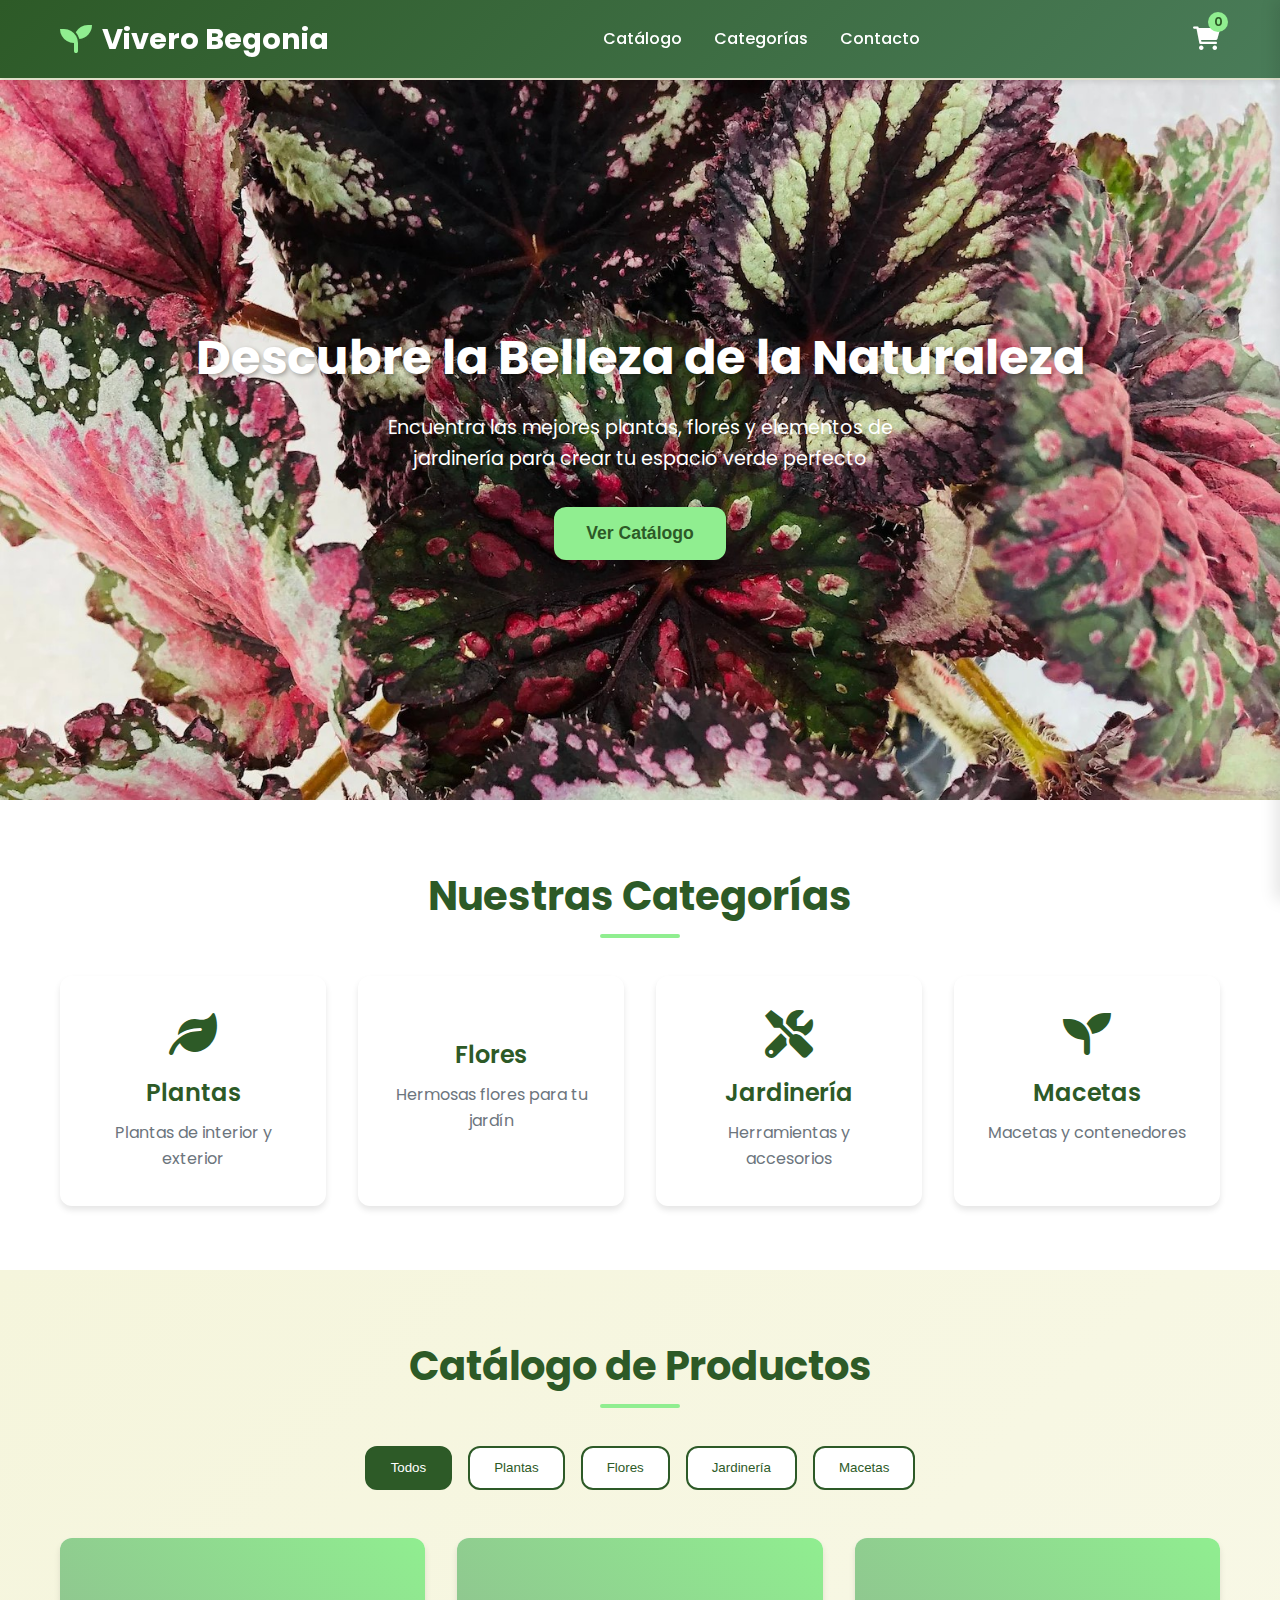
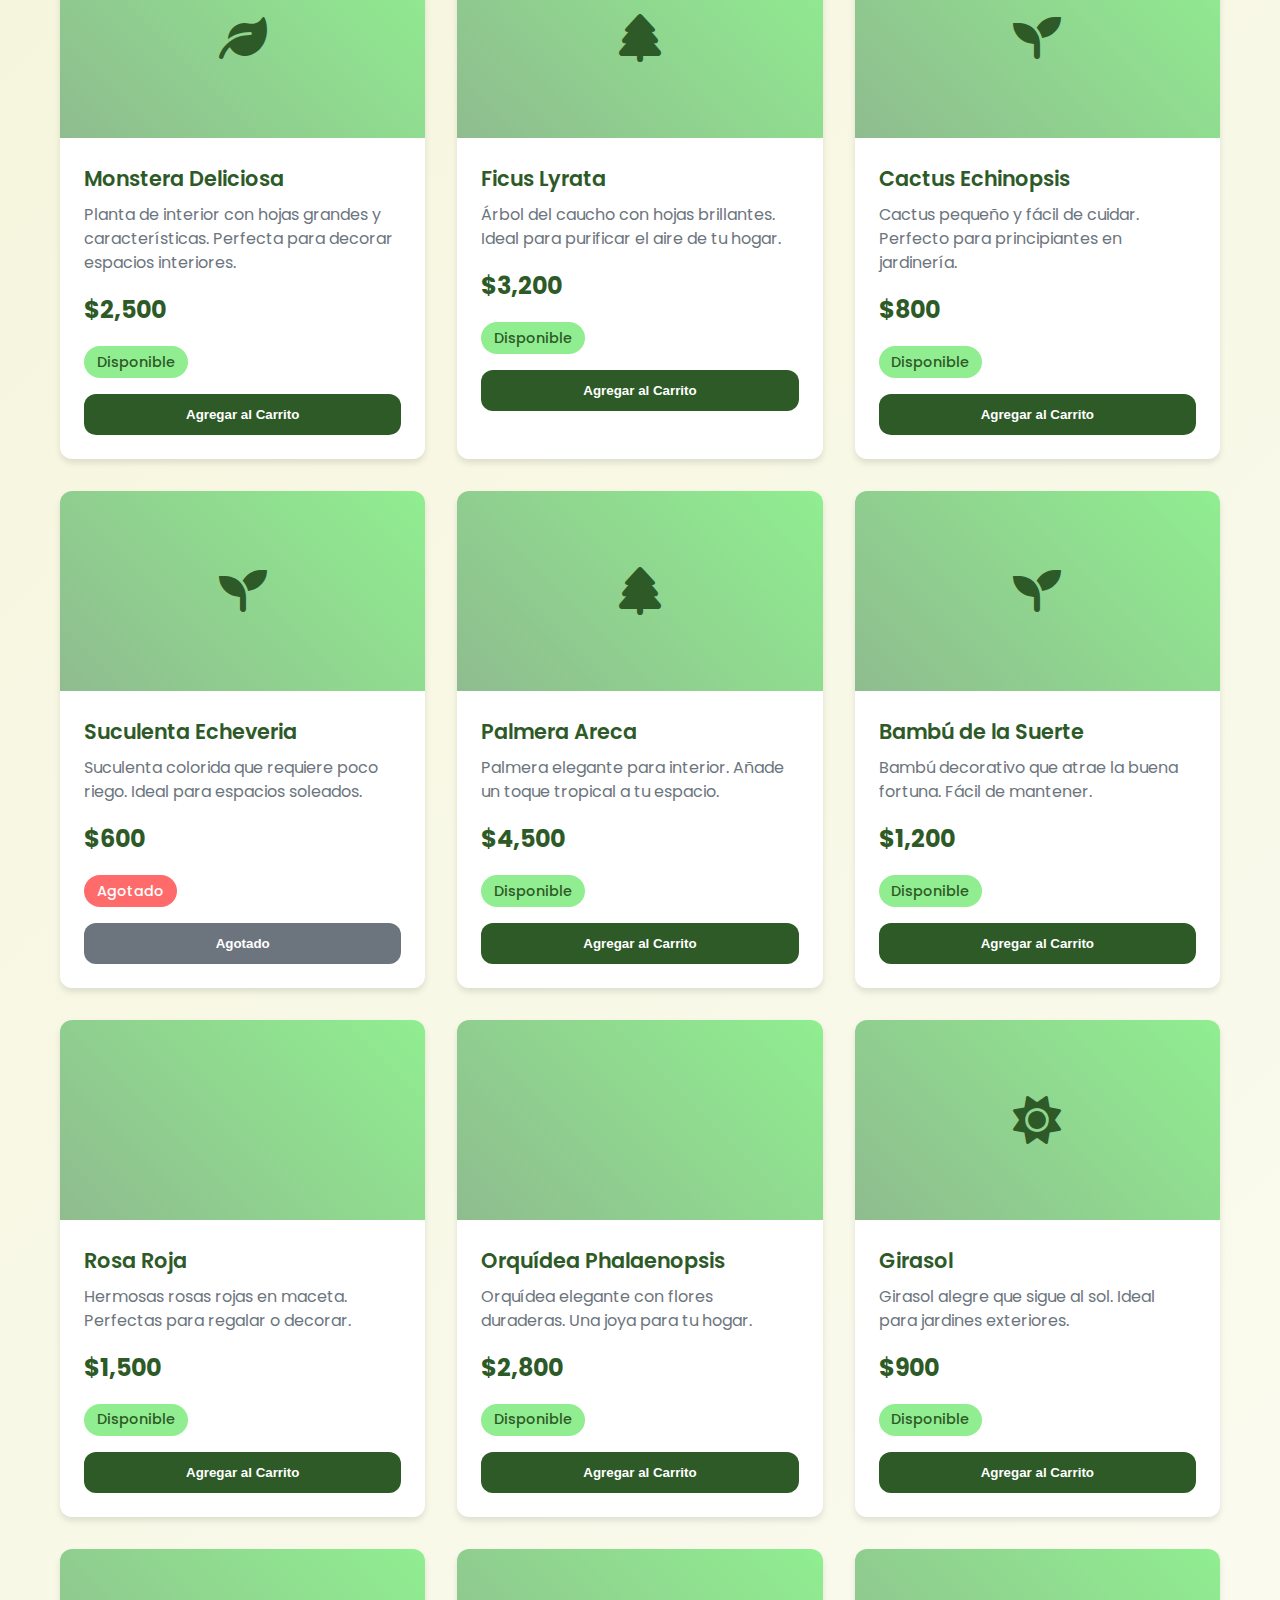
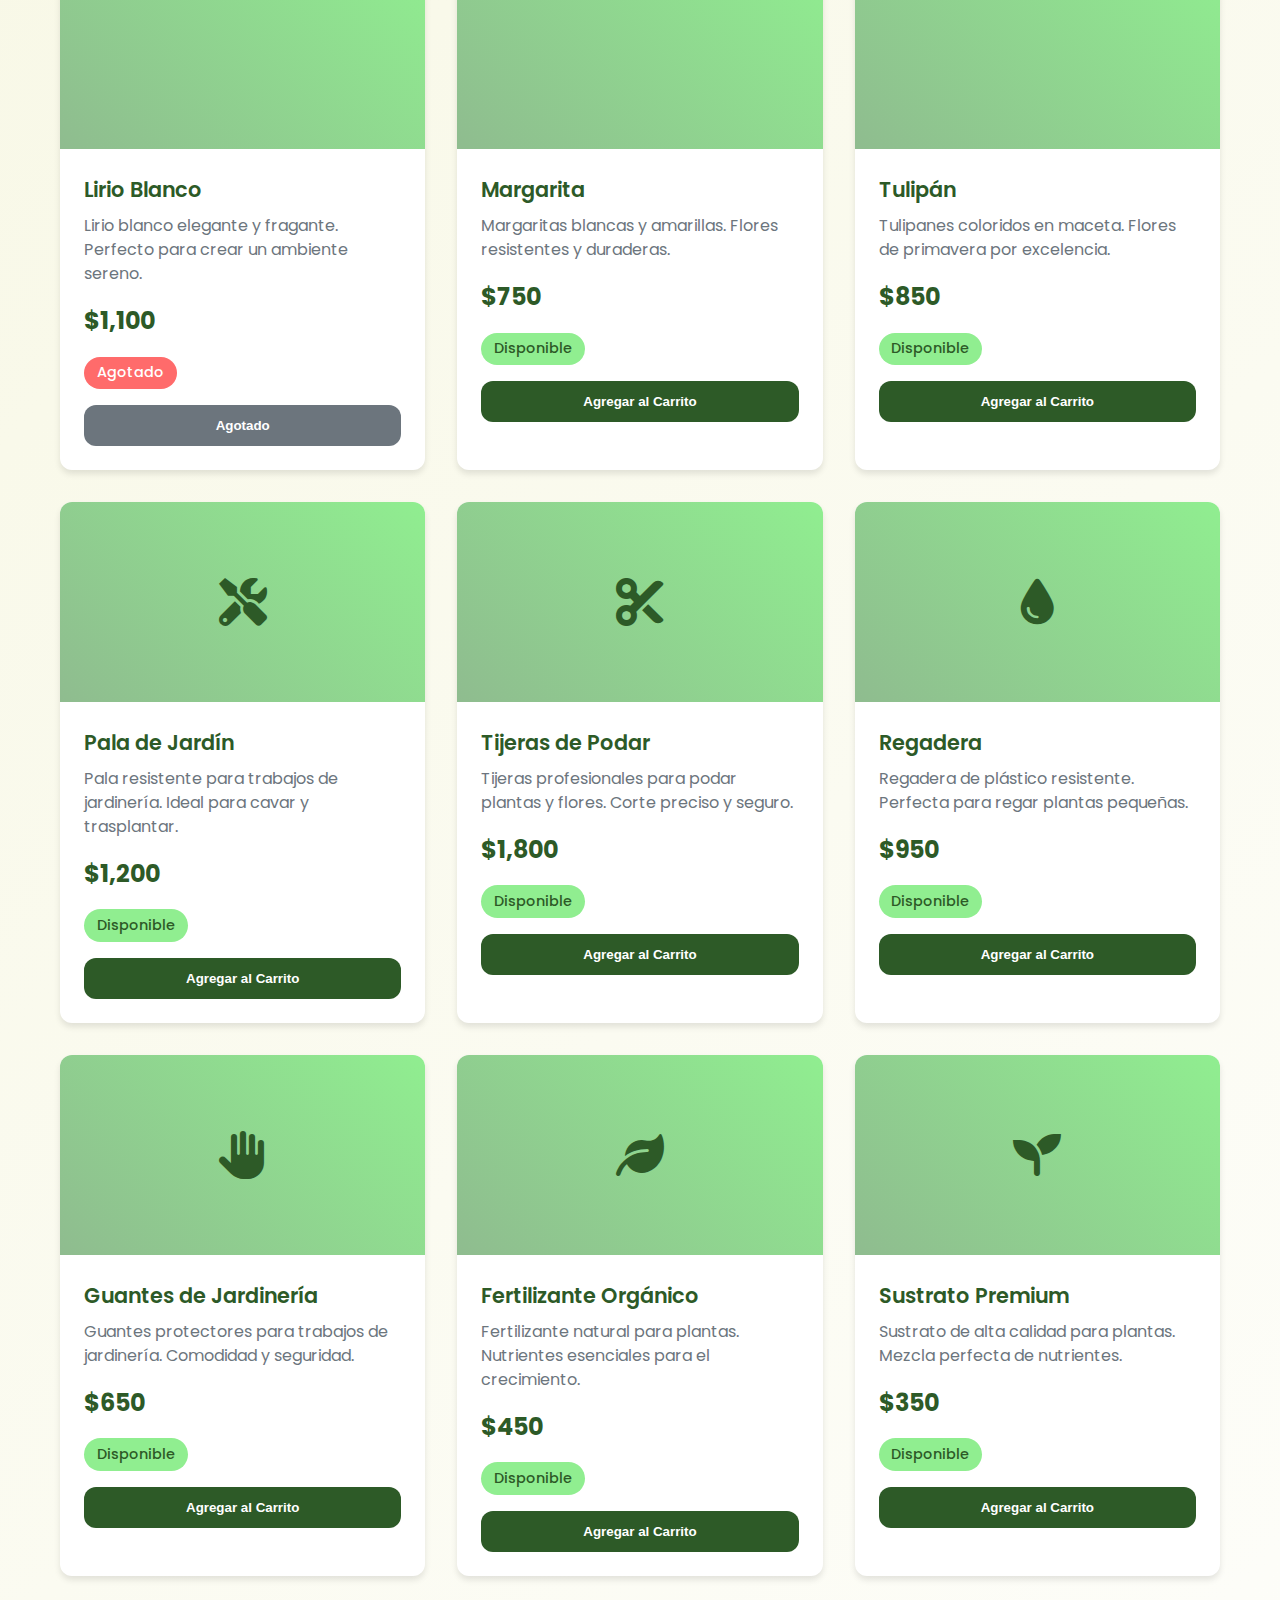
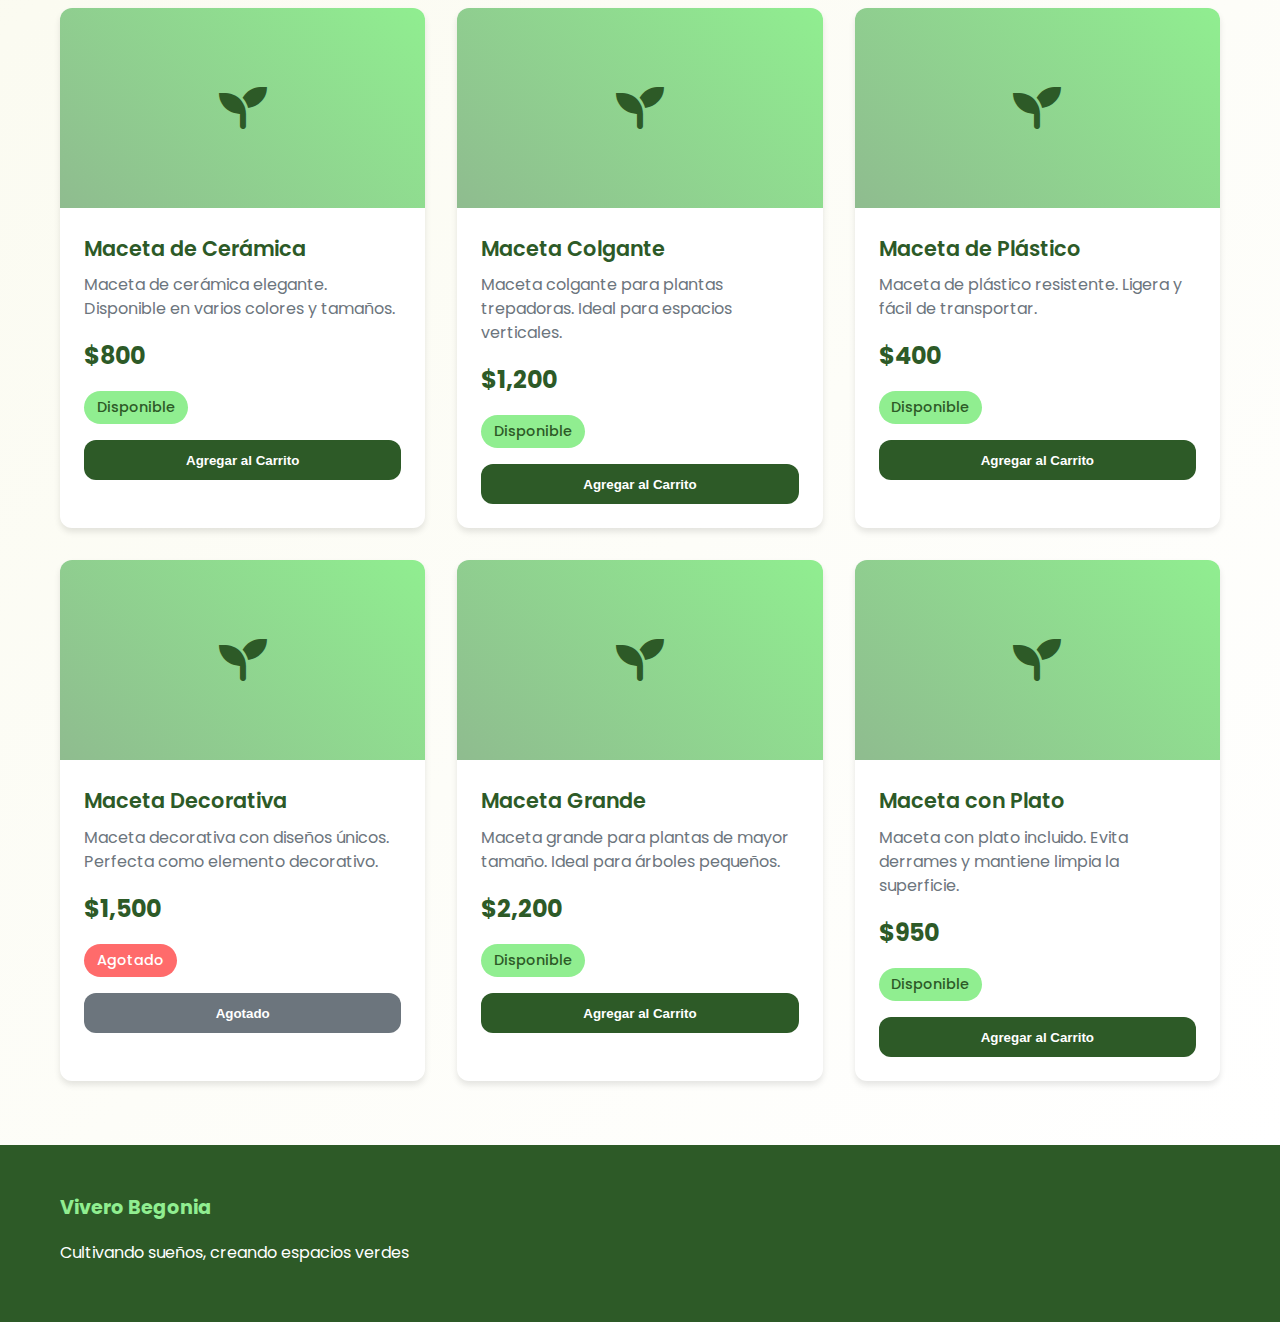
<file: imagenes/Analsis/viveroinicio.html>
<!DOCTYPE html>
<html lang="es">
<head>
    <meta charset="UTF-8">
    <meta name="viewport" content="width=device-width, initial-scale=1.0">
    <title>Vivero Begonia - Catálogo de Productos</title>
    <link rel="stylesheet" href="vivero-styles.css">
    <link href="https://fonts.googleapis.com/css2?family=Poppins:wght@300;400;500;600;700&display=swap" rel="stylesheet">
    <link rel="stylesheet" href="https://cdnjs.cloudflare.com/ajax/libs/font-awesome/6.0.0/css/all.min.css">
</head>
<body>
    <header class="header">
        <div class="container">
            <div class="header-content">
                <div class="logo">
                    <i class="fas fa-seedling"></i>
                    <h1>Vivero Begonia</h1>
                </div>
                <nav class="nav">
                    <ul>
                        <li><a href="#catalogo">Catálogo</a></li>
                        <li><a href="#categorias">Categorías</a></li>
                        <li><a href="#contacto">Contacto</a></li>
                    </ul>
                </nav>
                <div class="cart-icon" onclick="toggleCart()">
                    <i class="fas fa-shopping-cart"></i>
                    <span class="cart-count" id="cartCount">0</span>
                </div>
            </div>
        </div>
    </header>

    <main>
        <section class="hero">
            <div class="container">
                <div class="hero-content">
                    <h2>Descubre la Belleza de la Naturaleza</h2>
                    <p>Encuentra las mejores plantas, flores y elementos de jardinería para crear tu espacio verde perfecto</p>
                    <button class="btn-primary" onclick="scrollToCatalog()">Ver Catálogo</button>
                </div>
            </div>
        </section>

        <section class="categories" id="categorias">
            <div class="container">
                <h2 class="section-title">Nuestras Categorías</h2>
                <div class="categories-grid">
                    <div class="category-card" onclick="filterByCategory('plantas')">
                        <i class="fas fa-leaf"></i>
                        <h3>Plantas</h3>
                        <p>Plantas de interior y exterior</p>
                    </div>
                    <div class="category-card" onclick="filterByCategory('flores')">
                        <i class="fas fa-flower-tulip"></i>
                        <h3>Flores</h3>
                        <p>Hermosas flores para tu jardín</p>
                    </div>
                    <div class="category-card" onclick="filterByCategory('jardineria')">
                        <i class="fas fa-tools"></i>
                        <h3>Jardinería</h3>
                        <p>Herramientas y accesorios</p>
                    </div>
                    <div class="category-card" onclick="filterByCategory('macetas')">
                        <i class="fas fa-seedling"></i>
                        <h3>Macetas</h3>
                        <p>Macetas y contenedores</p>
                    </div>
                </div>
            </div>
        </section>

        <section class="catalog" id="catalogo">
            <div class="container">
                <div class="catalog-header">
                    <h2 class="section-title">Catálogo de Productos</h2>
                    <div class="filter-buttons">
                        <button class="filter-btn active" onclick="filterByCategory('todos')">Todos</button>
                        <button class="filter-btn" onclick="filterByCategory('plantas')">Plantas</button>
                        <button class="filter-btn" onclick="filterByCategory('flores')">Flores</button>
                        <button class="filter-btn" onclick="filterByCategory('jardineria')">Jardinería</button>
                        <button class="filter-btn" onclick="filterByCategory('macetas')">Macetas</button>
                    </div>
                </div>
                <div class="products-grid" id="productsGrid">
                    <!-- Los productos se cargarán dinámicamente -->
                </div>
            </div>
        </section>
    </main>

    <!-- Carrito de Compras -->
    <div class="cart-overlay" id="cartOverlay">
        <div class="cart-container">
            <div class="cart-header">
                <h3><i class="fas fa-shopping-cart"></i> Carrito de Compras</h3>
                <button class="close-cart" onclick="toggleCart()">
                    <i class="fas fa-times"></i>
                </button>
            </div>
            <div class="cart-items" id="cartItems">
                <!-- Los items del carrito se cargarán dinámicamente -->
            </div>
            <div class="cart-footer">
                <div class="cart-total">
                    <span>Total:</span>
                    <span id="cartTotal">$0.00</span>
                </div>
                <button class="btn-checkout" onclick="checkout()">
                    <i class="fas fa-credit-card"></i> Finalizar Compra
                </button>
            </div>
        </div>
    </div>

    <footer class="footer">
        <div class="container">
            <div class="footer-content">
                <div class="footer-section">
                    <h4>Vivero Begonia</h4>
                    <p>Cultivando sueños, creando espacios verdes</p>
                </div>
                <div class="footer-section">
                </div>
            </div>
        </div>
    </footer>
</body>
    <script src="vivero-script.js"></script>
</html>
</file>
<file: vivero-styles.css>
/* Variables CSS */
:root {
    --primary-green: #2d5a27;
    --secondary-green: #4a7c59;
    --light-green: #8fbc8f;
    --accent-green: #90ee90;
    --primary-brown: #8b4513;
    --secondary-brown: #a0522d;
    --light-brown: #deb887;
    --cream: #f5f5dc;
    --white: #ffffff;
    --gray: #6c757d;
    --dark-gray: #343a40;
    --shadow: 0 4px 6px rgba(0, 0, 0, 0.1);
    --border-radius: 12px;
}

/* Reset y estilos base */
* {
    margin: 0;
    padding: 0;
    box-sizing: border-box;
}

body {
    font-family: 'Poppins', sans-serif;
    line-height: 1.6;
    color: var(--dark-gray);
    background: linear-gradient(135deg, var(--cream) 0%, var(--white) 100%);
}

.container {
    max-width: 1200px;
    margin: 0 auto;
    padding: 0 20px;
}

/* Header */
.header {
    background: linear-gradient(135deg, var(--primary-green) 0%, var(--secondary-green) 100%);
    padding: 1rem 0;
    position: fixed;
    top: 0;
    width: 100%;
    z-index: 1000;
    box-shadow: var(--shadow);
}

.header-content {
    display: flex;
    justify-content: space-between;
    align-items: center;
}

.logo {
    display: flex;
    align-items: center;
    gap: 10px;
    color: var(--white);
}

.logo i {
    font-size: 2rem;
    color: var(--accent-green);
}

.logo h1 {
    font-size: 1.8rem;
    font-weight: 700;
}

.nav ul {
    display: flex;
    list-style: none;
    gap: 2rem;
}

.nav a {
    color: var(--white);
    text-decoration: none;
    font-weight: 500;
    transition: color 0.3s ease;
}

.nav a:hover {
    color: var(--accent-green);
}

.cart-icon {
    position: relative;
    cursor: pointer;
    color: var(--white);
    font-size: 1.5rem;
    transition: transform 0.3s ease;
}

.cart-icon:hover {
    transform: scale(1.1);
}

.cart-count {
    position: absolute;
    top: -8px;
    right: -8px;
    background: var(--accent-green);
    color: var(--primary-green);
    border-radius: 50%;
    width: 20px;
    height: 20px;
    display: flex;
    align-items: center;
    justify-content: center;
    font-size: 0.8rem;
    font-weight: 600;
}

/* Hero Section */
.hero {
    background-image:  linear-gradient(rgba(0,0,0,0.5), rgba(0,0,0,0.5)), url('begonias (2).jpg');
    background-size: cover;
    background-position: center;
    min-height: 80vh;
    display: flex;
    align-items: center;
    margin-top: 80px;
    text-align: center;
    color: var(--white);
}

.hero-content h2 {
    font-size: 3rem;
    font-weight: 700;
    margin-bottom: 1rem;
    text-shadow: 2px 2px 4px rgba(0, 0, 0, 0.3);
}

.hero-content p {
    font-size: 1.2rem;
    margin-bottom: 2rem;
    max-width: 600px;
    margin-left: auto;
    margin-right: auto;
}

.btn-primary {
    background: var(--accent-green);
    color: var(--primary-green);
    border: none;
    padding: 1rem 2rem;
    font-size: 1.1rem;
    font-weight: 600;
    border-radius: var(--border-radius);
    cursor: pointer;
    transition: all 0.3s ease;
    box-shadow: var(--shadow);
}

.btn-primary:hover {
    background: var(--light-green);
    transform: translateY(-2px);
    box-shadow: 0 6px 12px rgba(0, 0, 0, 0.15);
}

/* Categories Section */
.categories {
    padding: 4rem 0;
    background: var(--white);
}

.section-title {
    text-align: center;
    font-size: 2.5rem;
    font-weight: 700;
    color: var(--primary-green);
    margin-bottom: 3rem;
    position: relative;
}

.section-title::after {
    content: '';
    position: absolute;
    bottom: -10px;
    left: 50%;
    transform: translateX(-50%);
    width: 80px;
    height: 4px;
    background: var(--accent-green);
    border-radius: 2px;
}

.categories-grid {
    display: grid;
    grid-template-columns: repeat(auto-fit, minmax(250px, 1fr));
    gap: 2rem;
    margin-top: 2rem;
}

.category-card {
    background: var(--white);
    padding: 2rem;
    border-radius: var(--border-radius);
    text-align: center;
    box-shadow: var(--shadow);
    transition: all 0.3s ease;
    cursor: pointer;
    border: 2px solid transparent;
}

.category-card:hover {
    transform: translateY(-5px);
    box-shadow: 0 8px 25px rgba(0, 0, 0, 0.15);
    border-color: var(--accent-green);
}

.category-card i {
    font-size: 3rem;
    color: var(--primary-green);
    margin-bottom: 1rem;
}

.category-card h3 {
    font-size: 1.5rem;
    font-weight: 600;
    color: var(--primary-green);
    margin-bottom: 0.5rem;
}

.category-card p {
    color: var(--gray);
}

/* Catalog Section */
.catalog {
    padding: 4rem 0;
    background: linear-gradient(135deg, var(--cream) 0%, var(--white) 100%);
}
.catalog-header {
    text-align: center;
    margin-bottom: 3rem;
}
.filter-buttons {
    display: flex;
    justify-content: center;
    gap: 1rem;
    flex-wrap: wrap;
    margin-top: 2rem;
}
.filter-btn {
    background: var(--white);
    color: var(--primary-green);
    border: 2px solid var(--primary-green);
    padding: 0.8rem 1.5rem;
    border-radius: var(--border-radius);
    cursor: pointer;
    font-weight: 500;
    transition: all 0.3s ease;
}
.filter-btn:hover,
.filter-btn.active {
    background: var(--primary-green);
    color: var(--white);
}
.products-grid {
    display: grid;
    grid-template-columns: repeat(auto-fill, minmax(300px, 1fr));
    gap: 2rem;
    margin-top: 2rem;
}
.product-card {
    background: var(--white);
    border-radius: var(--border-radius);
    overflow: hidden;
    box-shadow: var(--shadow);
    transition: all 0.3s ease;
    position: relative;
    padding: 2rem 1.5rem 1.5rem 1.5rem;
    min-height: 420px;
    display: flex;
    flex-direction: column;
    align-items: center;
    justify-content: flex-start;
}
.product-card:hover {
    transform: translateY(-5px);
    box-shadow: 0 8px 25px rgba(0, 0, 0, 0.15);
}
.product-img {
    width: 100%;
    height: 260px;
    object-fit: contain;
    border-radius: var(--border-radius);
    background: #f5f5f5;
    margin-bottom: 1.2rem;
    box-shadow: 0 2px 8px rgba(0,0,0,0.07);
}
.product-info {
    padding: 1.5rem;
}
.product-title, .product-card h3 {
    font-size: 1.5rem;
    font-weight: 700;
    color: var(--primary-green);
    margin-bottom: 0.5rem;
    text-align: center;
    letter-spacing: 0.5px;
}
.product-description {
    color: var(--gray);
    margin-bottom: 1rem;
    line-height: 1.5;
}
.product-price {
    font-size: 1.3rem;
    font-weight: 700;
    color: var(--accent-green);
    margin-bottom: 0.7rem;
    text-align: center;
}
.product-cat, .product-desc {
    color: var(--gray);
    font-size: 1rem;
    margin-bottom: 0.5rem;
    text-align: center;
}
.badge {
    margin-bottom: 0.8rem;
    display: block;
    text-align: center;
}
.add-to-cart, .btn-add-cart {
    width: 100%;
    background: var(--primary-green);
    color: var(--white);
    border: none;
    padding: 0.8rem;
    border-radius: var(--border-radius);
    font-weight: 600;
    cursor: pointer;
    transition: all 0.3s ease;
    margin-top: auto;
}
.add-to-cart:hover, .btn-add-cart:hover {
    background: var(--secondary-green);
}
.add-to-cart:disabled, .btn-add-cart:disabled {
    background: var(--gray);
    cursor: not-allowed;
}

/* Cart Overlay */
.cart-overlay {
    position: fixed;
    top: 0;
    right: -400px;
    width: 400px;
    height: 100vh;
    background: var(--white);
    box-shadow: -5px 0 15px rgba(0, 0, 0, 0.1);
    transition: right 0.3s ease;
    z-index: 1001;
    overflow-y: auto;
}
.cart-overlay.active {
    right: 0;
}
.cart-container {
    height: 100%;
    display: flex;
    flex-direction: column;
}
.cart-header {
    background: var(--primary-green);
    color: var(--white);
    padding: 1.5rem;
    display: flex;
    justify-content: space-between;
    align-items: center;
}
.cart-header h3 {
    display: flex;
    align-items: center;
    gap: 0.5rem;
}
.close-cart {
    background: none;
    border: none;
    color: var(--white);
    font-size: 1.5rem;
    cursor: pointer;
    transition: color 0.3s ease;
}
.close-cart:hover {
    color: var(--accent-green);
}
.cart-items {
    flex: 1;
    padding: 1rem;
    overflow-y: auto;
}
.cart-item {
    display: flex;
    align-items: center;
    gap: 1rem;
    padding: 1rem;
    border-bottom: 1px solid #eee;
    margin-bottom: 1rem;
}
.cart-item-info {
    flex: 1;
}
.cart-item-title {
    font-weight: 600;
    color: var(--primary-green);
    margin-bottom: 0.25rem;
}
.cart-item-price {
    color: var(--gray);
    font-size: 0.9rem;
}
.cart-item-quantity {
    display: flex;
    align-items: center;
    gap: 0.5rem;
}
.quantity-btn {
    background: var(--primary-green);
    color: var(--white);
    border: none;
    width: 25px;
    height: 25px;
    border-radius: 50%;
    cursor: pointer;
    font-weight: 600;
    transition: background 0.3s ease;
}
.quantity-btn:hover {
    background: var(--secondary-green);
}
.quantity-display {
    font-weight: 600;
    color: var(--primary-green);
    min-width: 30px;
    text-align: center;
}
.remove-item {
    background: #ff6b6b;
    color: var(--white);
    border: none;
    padding: 0.3rem 0.6rem;
    border-radius: 4px;
    cursor: pointer;
    font-size: 0.8rem;
    transition: background 0.3s ease;
}
.remove-item:hover {
    background: #ff5252;
}
.cart-footer {
    background: var(--cream);
    padding: 1.5rem;
    border-top: 2px solid var(--light-green);
}
.cart-total {
    display: flex;
    justify-content: space-between;
    align-items: center;
    font-size: 1.2rem;
    font-weight: 700;
    color: var(--primary-green);
    margin-bottom: 1rem;
}
.btn-checkout {
    width: 100%;
    background: var(--primary-green);
    color: var(--white);
    border: none;
    padding: 1rem;
    border-radius: var(--border-radius);
    font-weight: 600;
    cursor: pointer;
    transition: all 0.3s ease;
    display: flex;
    align-items: center;
    justify-content: center;
    gap: 0.5rem;
}
.btn-checkout:hover {
    background: var(--secondary-green);
    transform: translateY(-2px);
}
/* Footer */
.footer {
    background: var(--primary-green);
    color: var(--white);
    padding: 3rem 0 1rem;
}

.footer-content {
    display: grid;
    grid-template-columns: repeat(auto-fit, minmax(250px, 1fr));
    gap: 2rem;
    margin-bottom: 2rem;
}

.footer-section h4 {
    color: var(--accent-green);
    margin-bottom: 1rem;
    font-size: 1.2rem;
}

.footer-section p {
    margin-bottom: 0.5rem;
    display: flex;
    align-items: center;
    gap: 0.5rem;
}

.social-links {
    display: flex;
    gap: 1rem;
}

.social-links a {
    color: var(--white);
    font-size: 1.5rem;
    transition: color 0.3s ease;
}

.social-links a:hover {
    color: var(--accent-green);
}

/* Responsive Design */
@media (max-width: 768px) {
    .header-content {
        flex-direction: column;
        gap: 1rem;
    }
    
    .nav ul {
        gap: 1rem;
    }
    
    .hero-content h2 {
        font-size: 2rem;
    }
    
    .hero-content p {
        font-size: 1rem;
    }
    
    .categories-grid {
        grid-template-columns: repeat(auto-fit, minmax(200px, 1fr));
    }
    
    .products-grid {
        grid-template-columns: repeat(auto-fill, minmax(250px, 1fr));
    }
    
    .cart-overlay {
        width: 100%;
        right: -100%;
    }
    
    .filter-buttons {
        flex-direction: column;
        align-items: center;
    }
    
    .filter-btn {
        width: 200px;
    }
}

@media (max-width: 480px) {
    .container {
        padding: 0 15px;
    }
    
    .hero-content h2 {
        font-size: 1.8rem;
    }
    
    .section-title {
        font-size: 2rem;
    }
    
    .product-card {
        margin: 0 10px;
    }
}

/* Animaciones */
@keyframes fadeIn {
    from {
        opacity: 0;
        transform: translateY(20px);
    }
    to {
        opacity: 1;
        transform: translateY(0);
    }
}

.product-card {
    animation: fadeIn 0.6s ease-out;
}

/* Scrollbar personalizada */
::-webkit-scrollbar {
    width: 8px;
}

::-webkit-scrollbar-track {
    background: var(--cream);
}

::-webkit-scrollbar-thumb {
    background: var(--primary-green);
    border-radius: 4px;
}

::-webkit-scrollbar-thumb:hover {
    background: var(--secondary-green);
}

/* Modales */
.modal-overlay {
    position: fixed;
    top: 0;
    left: 0;
    width: 100%;
    height: 100%;
    background: rgba(0, 0, 0, 0.5);
    display: none;
    align-items: center;
    justify-content: center;
    z-index: 2000;
    padding: 20px;
}

.modal-overlay.active {
    display: flex;
}

.modal-content {
    background: var(--white);
    border-radius: var(--border-radius);
    box-shadow: 0 10px 30px rgba(0, 0, 0, 0.3);
    max-width: 500px;
    width: 100%;
    max-height: 90vh;
    overflow-y: auto;
    animation: modalSlideIn 0.3s ease-out;
}

.modal-content.history-modal {
    max-width: 800px;
}

.modal-header {
    background: var(--primary-green);
    color: var(--white);
    padding: 1.5rem;
    border-radius: var(--border-radius) var(--border-radius) 0 0;
    display: flex;
    justify-content: space-between;
    align-items: center;
}

.modal-header h3 {
    display: flex;
    align-items: center;
    gap: 0.5rem;
    margin: 0;
}

.close-modal {
    background: none;
    border: none;
    color: var(--white);
    font-size: 1.5rem;
    cursor: pointer;
    transition: color 0.3s ease;
}

.close-modal:hover {
    color: var(--accent-green);
}

.modal-body {
    padding: 1.5rem;
}

.modal-footer {
    padding: 1.5rem;
    border-top: 1px solid #eee;
    display: flex;
    gap: 1rem;
    justify-content: flex-end;
}

/* Checkbox personalizado */
.checkbox-label {
    display: flex;
    align-items: center;
    gap: 0.8rem;
    cursor: pointer;
    font-size: 0.9rem;
    color: var(--dark-gray);
}

.checkbox-label input[type="checkbox"] {
    display: none;
}

.checkmark {
    width: 20px;
    height: 20px;
    border: 2px solid var(--primary-green);
    border-radius: 4px;
    position: relative;
    transition: all 0.3s ease;
}

.checkbox-label input[type="checkbox"]:checked + .checkmark {
    background: var(--primary-green);
}

.checkbox-label input[type="checkbox"]:checked + .checkmark::after {
    content: '✓';
    position: absolute;
    top: 50%;
    left: 50%;
    transform: translate(-50%, -50%);
    color: var(--white);
    font-size: 12px;
    font-weight: bold;
}

/* Menú de usuario */
.user-icon {
    color: var(--white);
    font-size: 1.7rem;
    margin-left: 1.2rem;
    cursor: pointer;
    transition: color 0.2s, transform 0.2s;
    display: flex;
    align-items: center;
}
.user-icon:hover {
    color: var(--accent-green);
    transform: scale(1.1);
}
#userModal .modal-content {
    max-width: 420px;
    padding: 0;
}
#userModal .modal-header {
    background: var(--primary-green);
    color: var(--white);
    border-radius: 12px 12px 0 0;
    padding: 1.2rem 1.5rem;
}
#userModal .modal-body {
    padding: 1.5rem;
}
#userModal .form-field label {
    color: var(--primary-green);
    font-weight: 600;
}
#userModal .form-field input {
    border: 2px solid var(--light-green);
    border-radius: 8px;
    padding: 0.7rem 1rem;
    margin-bottom: 0.7rem;
    font-size: 1rem;
}
#userModal .form-field input:focus {
    border-color: var(--primary-green);
    box-shadow: 0 0 0 2px var(--accent-green);
}
#userModal .btn-add-payment {
    margin-top: 0.5rem;
    font-size: 0.95rem;
}
#userModal .modal-footer {
    border-top: 1px solid #eee;
    padding: 1.2rem 1.5rem;
    display: flex;
    gap: 1rem;
    justify-content: flex-end;
    background: #fafafa;
    border-radius: 0 0 12px 12px;
}
#userModal .btn-outline {
    border-color: var(--primary-green);
    color: var(--primary-green);
}
#userModal .btn-outline:hover {
    background: var(--primary-green);
    color: var(--white);
}
#userModal .btn-primary {
    background: var(--primary-green);
    color: var(--white);
}
.btn-history {
    background: var(--primary-green);
    color: var(--white);
    border: none;
    border-radius: var(--border-radius);
    padding: 0.9rem 0;
    font-size: 1.05rem;
    font-weight: 600;
    cursor: pointer;
    box-shadow: var(--shadow);
    display: flex;
    align-items: center;
    justify-content: center;
    gap: 0.5rem;
    transition: background 0.3s, color 0.3s;
}
.btn-history:hover {
    background: var(--secondary-green);
    color: var(--white);
}

#userModal .btn-primary:hover {
    background: var(--secondary-green);
}
#userModal .btn-primary:last-child {
    background: var(--accent-green);
    color: var(--primary-green);
}
#userModal .btn-primary:last-child:hover {
    background: var(--light-green);
}
#userModal #userNotLogged .btn-primary {
    margin-top: 1rem;
}
#userModal #userNotLogged p {
    color: var(--gray);
    font-size: 1.1rem;
}

/* Historial de compras */
.purchase-history {
    max-height: 400px;
    overflow-y: auto;
}

.purchase-item {
    background: var(--cream);
    border-radius: 8px;
    padding: 1rem;
    margin-bottom: 1rem;
    border-left: 4px solid var(--primary-green);
}

.purchase-header {
    display: flex;
    justify-content: space-between;
    align-items: center;
    margin-bottom: 0.8rem;
}

.purchase-date {
    font-weight: 600;
    color: var(--primary-green);
}

.purchase-total {
    font-weight: 700;
    color: var(--primary-green);
    font-size: 1.1rem;
}

.purchase-items {
    margin-bottom: 0.8rem;
}

.purchase-item-detail {
    display: flex;
    justify-content: space-between;
    align-items: center;
    padding: 0.3rem 0;
    border-bottom: 1px solid rgba(45, 90, 39, 0.1);
}

.purchase-item-detail:last-child {
    border-bottom: none;
}

.purchase-item-name {
    color: var(--dark-gray);
}

.purchase-item-quantity {
    color: var(--gray);
    font-size: 0.9rem;
}

.purchase-item-price {
    color: var(--primary-green);
    font-weight: 600;
}

.purchase-status {
    display: inline-block;
    padding: 0.3rem 0.8rem;
    border-radius: 20px;
    font-size: 0.8rem;
    font-weight: 600;
    background: var(--accent-green);
    color: var(--primary-green);
}

/* Animaciones */
@keyframes modalSlideIn {
    from {
        opacity: 0;
        transform: translateY(-50px) scale(0.9);
    }
    to {
        opacity: 1;
        transform: translateY(0) scale(1);
    }
} 

/* ===================== */
/*        ADMIN UI       */
/* ===================== */
.admin {
    padding-top: 110px;
    padding-bottom: 60px;
}
.admin-header {
    text-align: center;
    margin-bottom: 2rem;
}
.admin-grid {
    display: grid;
    grid-template-columns: 280px 1fr;
    gap: 2rem;
}
.admin-sidebar {
    background: var(--white);
    border-radius: var(--border-radius);
    box-shadow: var(--shadow);
    padding: 1rem;
    height: max-content;
    position: sticky;
    top: 110px;
}
.admin-tab {
    width: 100%;
    text-align: left;
    background: var(--cream);
    color: var(--primary-green);
    border: 2px solid transparent;
    padding: 0.8rem 1rem;
    border-radius: 10px;
    cursor: pointer;
    font-weight: 600;
    display: flex;
    align-items: center;
    gap: 0.6rem;
    transition: all 0.25s ease;
}
.admin-tab + .admin-tab { margin-top: 0.6rem; }
.admin-tab:hover { border-color: var(--accent-green); }
.admin-tab.active { background: var(--accent-green); color: var(--primary-green); }
.admin-content { min-height: 400px; }
.admin-panel { display: none; }
.admin-panel.active { display: block; }

.card {
    background: var(--white);
    border-radius: var(--border-radius);
    box-shadow: var(--shadow);
    padding: 1.25rem;
    margin-bottom: 1.5rem;
}
.card-title {
    color: var(--primary-green);
    font-weight: 700;
    margin-bottom: 1rem;
    display: flex;
    align-items: center;
    gap: 0.6rem;
}

/* Forms */
.form-grid {
    display: grid;
    grid-template-columns: repeat(2, minmax(0, 1fr));
    gap: 1rem 1.25rem;
}
.form-field label {
    display: block;
    font-size: 0.9rem;
    color: var(--dark-gray);
    margin-bottom: 0.4rem;
}
.form-field input,
.form-field select,
.form-field textarea,
.form-inline input {
    width: 100%;
    padding: 0.75rem 0.9rem;
    border: 2px solid #e6e6e6;
    border-radius: 10px;
    outline: none;
    transition: border-color 0.2s ease, box-shadow 0.2s ease;
    background: #fff;
}
.form-field input[type="file"] {
    padding: 0.75rem 0.9rem;
    border: 2px solid #e6e6e6;
    border-radius: 10px;
    background: #fff;
    font-size: 1rem;
    color: var(--dark-gray);
    transition: border-color 0.2s, box-shadow 0.2s;
}
.form-field input:focus,
.form-field select:focus,
.form-field textarea:focus,
.form-inline input:focus {
    border-color: var(--accent-green);
    box-shadow: 0 0 0 4px rgba(144, 238, 144, 0.25);
}
.form-field .switch {
    display: flex;
    align-items: center;
    height: 40px;
    margin-top: 8px;
}
.switch {
    position: relative;
    width: 52px;
    height: 30px;
}
.switch input {
    display: none;
}
.switch label {
    width: 52px;
    height: 30px;
    background: #e6e6e6;
    border-radius: 20px;
    position: relative;
    transition: background 0.2s;
    display: block;
}
.switch input:checked + label {
    background: var(--accent-green);
}
.switch label::after {
    content: '';
    position: absolute;
    top: 3px;
    left: 3px;
    width: 24px;
    height: 24px;
    background: #fff;
    border-radius: 50%;
    transition: transform 0.2s;
    box-shadow: 0 2px 6px rgba(0,0,0,.2);
}
.switch input:checked + label::after {
    transform: translateX(22px);
}
.form-actions {
    display: flex;
    gap: 0.8rem;
}
.form-span-2 { grid-column: span 2; }
.btn-outline {
    background: transparent;
    color: var(--primary-green);
    border: 2px solid var(--primary-green);
    padding: 0.9rem 1.2rem;
    border-radius: var(--border-radius);
    font-weight: 600;
    cursor: pointer;
    transition: all 0.2s ease;
}
.btn-outline:hover { background: var(--primary-green); color: var(--white); }

/* Switch */
.switch { position: relative; width: 52px; height: 30px; }
.switch input { display: none; }
.switch label {
    position: absolute; inset: 0; cursor: pointer; background: #dcdcdc;
    border-radius: 20px; transition: background 0.2s ease;
}
.switch label::after {
    content: '';
    position: absolute; top: 3px; left: 3px; width: 24px; height: 24px;
    background: #fff; border-radius: 50%; transition: transform 0.2s ease;
    box-shadow: 0 2px 6px rgba(0,0,0,.2);
}
.switch input:checked + label { background: var(--primary-green); }
.switch input:checked + label::after { transform: translateX(22px); }

/* Table */
.table-responsive { width: 100%; overflow-x: auto; }
.table { width: 100%; border-collapse: collapse; }
.table thead th {
    text-align: left; background: var(--cream); color: var(--primary-green);
    padding: 0.8rem; font-weight: 700; position: sticky; top: 0;
}
.table tbody td { padding: 0.8rem; border-top: 1px solid #eee; }
.table tbody tr:hover { background: #fafafa; }

.table-actions { display: flex; gap: 0.4rem; }

.icon-btn {
    background: #f1f5f3;
    color: var(--primary-green);
    border: none;
    padding: 0.5rem 0.6rem;
    border-radius: 8px;
    cursor: pointer;
    transition: transform 0.15s ease, background 0.2s ease, color 0.2s ease;
}
.icon-btn:hover { transform: translateY(-1px); background: var(--accent-green); color: var(--primary-green); }
.icon-btn.danger { background: #ffe8e8; color: #c0392b; }
.icon-btn.danger:hover { background: #ffd6d6; color: #922b21; }
.icon-btn.small { padding: 0.25rem 0.35rem; border-radius: 6px; }
.icon-btn.abs { position: absolute; top: 8px; right: 8px; }

/* Badges */
.badge {
    display: inline-block;
    padding: 0.25rem 0.6rem;
    border-radius: 999px;
    font-size: 0.8rem;
    font-weight: 700;
}
.badge.success { background: var(--accent-green); color: var(--primary-green); }
.badge.warning { background: #ffd166; color: #7a4e00; }

/* Inline form */
.form-inline { display: flex; gap: 0.6rem; align-items: center; }
.form-inline input { max-width: 320px; }

/* Pills list */
.pill-list { list-style: none; display: flex; flex-wrap: wrap; gap: 0.6rem; margin-top: 1rem; }
.pill {
    background: var(--cream);
    color: var(--primary-green);
    padding: 0.5rem 0.75rem;
    border-radius: 999px;
    display: inline-flex;
    gap: 0.4rem;
    align-items: center;
}

/* Dropzone */
.dropzone {
    border: 2px dashed var(--light-green);
    background: #fbfffb;
    border-radius: var(--border-radius);
    padding: 2rem;
    text-align: center;
    color: var(--dark-gray);
    position: relative;
    cursor: pointer;
}
.dropzone .file-input { position: absolute; inset: 0; opacity: 0; cursor: pointer; }
.dropzone i { font-size: 2rem; color: var(--primary-green); margin-bottom: 0.5rem; }
.dropzone .link { color: var(--primary-green); text-decoration: underline; font-weight: 600; }
.dropzone.dragover { background: #f0fff0; border-color: var(--accent-green); }

/* Gallery */
.gallery-grid { display: grid; grid-template-columns: repeat(auto-fill, minmax(160px, 1fr)); gap: 1rem; margin-top: 1rem; }
.gallery-item { position: relative; border-radius: 10px; overflow: hidden; box-shadow: var(--shadow); background: #fff; }
.gallery-item img { width: 100%; height: 140px; object-fit: cover; display: block; }

/* Responsive admin */
@media (max-width: 992px) {
    .admin-grid { grid-template-columns: 1fr; }
    .admin-sidebar { position: static; }
}

@media (max-width: 600px) {
    .form-grid { grid-template-columns: 1fr; }
    .form-span-2 { grid-column: span 1; }
    .form-inline { flex-direction: column; align-items: stretch; }
    .form-inline input { max-width: 100%; }
}
</file>
<file: imagenes/Analsis/vivero-styles.css>
/* Variables CSS */
:root {
    --primary-green: #2d5a27;
    --secondary-green: #4a7c59;
    --light-green: #8fbc8f;
    --accent-green: #90ee90;
    --primary-brown: #8b4513;
    --secondary-brown: #a0522d;
    --light-brown: #deb887;
    --cream: #f5f5dc;
    --white: #ffffff;
    --gray: #6c757d;
    --dark-gray: #343a40;
    --shadow: 0 4px 6px rgba(0, 0, 0, 0.1);
    --border-radius: 12px;
}

/* Reset y estilos base */
* {
    margin: 0;
    padding: 0;
    box-sizing: border-box;
}

body {
    font-family: 'Poppins', sans-serif;
    line-height: 1.6;
    color: var(--dark-gray);
    background: linear-gradient(135deg, var(--cream) 0%, var(--white) 100%);
}

.container {
    max-width: 1200px;
    margin: 0 auto;
    padding: 0 20px;
}

/* Header */
.header {
    background: linear-gradient(135deg, var(--primary-green) 0%, var(--secondary-green) 100%);
    padding: 1rem 0;
    position: fixed;
    top: 0;
    width: 100%;
    z-index: 1000;
    box-shadow: var(--shadow);
}

.header-content {
    display: flex;
    justify-content: space-between;
    align-items: center;
}

.logo {
    display: flex;
    align-items: center;
    gap: 10px;
    color: var(--white);
}

.logo i {
    font-size: 2rem;
    color: var(--accent-green);
}

.logo h1 {
    font-size: 1.8rem;
    font-weight: 700;
}

.nav ul {
    display: flex;
    list-style: none;
    gap: 2rem;
}

.nav a {
    color: var(--white);
    text-decoration: none;
    font-weight: 500;
    transition: color 0.3s ease;
}

.nav a:hover {
    color: var(--accent-green);
}

.cart-icon {
    position: relative;
    cursor: pointer;
    color: var(--white);
    font-size: 1.5rem;
    transition: transform 0.3s ease;
}

.cart-icon:hover {
    transform: scale(1.1);
}

.cart-count {
    position: absolute;
    top: -8px;
    right: -8px;
    background: var(--accent-green);
    color: var(--primary-green);
    border-radius: 50%;
    width: 20px;
    height: 20px;
    display: flex;
    align-items: center;
    justify-content: center;
    font-size: 0.8rem;
    font-weight: 600;
}

/* Hero Section */
.hero {
    background-image: url('begonias (2).jpg');
    background-size: cover;
    background-position: center;
    min-height: 80vh;
    display: flex;
    align-items: center;
    margin-top: 80px;
    text-align: center;
    color: var(--white);
}

.hero-content h2 {
    font-size: 3rem;
    font-weight: 700;
    margin-bottom: 1rem;
    text-shadow: 2px 2px 4px rgba(0, 0, 0, 0.3);
}

.hero-content p {
    font-size: 1.2rem;
    margin-bottom: 2rem;
    max-width: 600px;
    margin-left: auto;
    margin-right: auto;
}

.btn-primary {
    background: var(--accent-green);
    color: var(--primary-green);
    border: none;
    padding: 1rem 2rem;
    font-size: 1.1rem;
    font-weight: 600;
    border-radius: var(--border-radius);
    cursor: pointer;
    transition: all 0.3s ease;
    box-shadow: var(--shadow);
}

.btn-primary:hover {
    background: var(--light-green);
    transform: translateY(-2px);
    box-shadow: 0 6px 12px rgba(0, 0, 0, 0.15);
}

/* Categories Section */
.categories {
    padding: 4rem 0;
    background: var(--white);
}

.section-title {
    text-align: center;
    font-size: 2.5rem;
    font-weight: 700;
    color: var(--primary-green);
    margin-bottom: 3rem;
    position: relative;
}

.section-title::after {
    content: '';
    position: absolute;
    bottom: -10px;
    left: 50%;
    transform: translateX(-50%);
    width: 80px;
    height: 4px;
    background: var(--accent-green);
    border-radius: 2px;
}

.categories-grid {
    display: grid;
    grid-template-columns: repeat(auto-fit, minmax(250px, 1fr));
    gap: 2rem;
    margin-top: 2rem;
}

.category-card {
    background: var(--white);
    padding: 2rem;
    border-radius: var(--border-radius);
    text-align: center;
    box-shadow: var(--shadow);
    transition: all 0.3s ease;
    cursor: pointer;
    border: 2px solid transparent;
}

.category-card:hover {
    transform: translateY(-5px);
    box-shadow: 0 8px 25px rgba(0, 0, 0, 0.15);
    border-color: var(--accent-green);
}

.category-card i {
    font-size: 3rem;
    color: var(--primary-green);
    margin-bottom: 1rem;
}

.category-card h3 {
    font-size: 1.5rem;
    font-weight: 600;
    color: var(--primary-green);
    margin-bottom: 0.5rem;
}

.category-card p {
    color: var(--gray);
}

/* Catalog Section */
.catalog {
    padding: 4rem 0;
    background: linear-gradient(135deg, var(--cream) 0%, var(--white) 100%);
}

.catalog-header {
    text-align: center;
    margin-bottom: 3rem;
}

.filter-buttons {
    display: flex;
    justify-content: center;
    gap: 1rem;
    flex-wrap: wrap;
    margin-top: 2rem;
}

.filter-btn {
    background: var(--white);
    color: var(--primary-green);
    border: 2px solid var(--primary-green);
    padding: 0.8rem 1.5rem;
    border-radius: var(--border-radius);
    cursor: pointer;
    font-weight: 500;
    transition: all 0.3s ease;
}

.filter-btn:hover,
.filter-btn.active {
    background: var(--primary-green);
    color: var(--white);
}

.products-grid {
    display: grid;
    grid-template-columns: repeat(auto-fill, minmax(300px, 1fr));
    gap: 2rem;
    margin-top: 2rem;
}

.product-card {
    background: var(--white);
    border-radius: var(--border-radius);
    overflow: hidden;
    box-shadow: var(--shadow);
    transition: all 0.3s ease;
    position: relative;
}

.product-card:hover {
    transform: translateY(-5px);
    box-shadow: 0 8px 25px rgba(0, 0, 0, 0.15);
}

.product-image {
    width: 100%;
    height: 200px;
    background: linear-gradient(45deg, var(--light-green), var(--accent-green));
    display: flex;
    align-items: center;
    justify-content: center;
    font-size: 3rem;
    color: var(--primary-green);
}

.product-info {
    padding: 1.5rem;
}

.product-title {
    font-size: 1.3rem;
    font-weight: 600;
    color: var(--primary-green);
    margin-bottom: 0.5rem;
}

.product-description {
    color: var(--gray);
    margin-bottom: 1rem;
    line-height: 1.5;
}

.product-price {
    font-size: 1.5rem;
    font-weight: 700;
    color: var(--primary-green);
    margin-bottom: 1rem;
}

.product-availability {
    display: inline-block;
    padding: 0.3rem 0.8rem;
    border-radius: 20px;
    font-size: 0.9rem;
    font-weight: 500;
    margin-bottom: 1rem;
}

.available {
    background: var(--accent-green);
    color: var(--primary-green);
}

.unavailable {
    background: #ff6b6b;
    color: var(--white);
}

.add-to-cart {
    width: 100%;
    background: var(--primary-green);
    color: var(--white);
    border: none;
    padding: 0.8rem;
    border-radius: var(--border-radius);
    font-weight: 600;
    cursor: pointer;
    transition: all 0.3s ease;
}

.add-to-cart:hover {
    background: var(--secondary-green);
}

.add-to-cart:disabled {
    background: var(--gray);
    cursor: not-allowed;
}

/* Cart Overlay */
.cart-overlay {
    position: fixed;
    top: 0;
    right: -400px;
    width: 400px;
    height: 100vh;
    background: var(--white);
    box-shadow: -5px 0 15px rgba(0, 0, 0, 0.1);
    transition: right 0.3s ease;
    z-index: 1001;
    overflow-y: auto;
}

.cart-overlay.active {
    right: 0;
}

.cart-container {
    height: 100%;
    display: flex;
    flex-direction: column;
}

.cart-header {
    background: var(--primary-green);
    color: var(--white);
    padding: 1.5rem;
    display: flex;
    justify-content: space-between;
    align-items: center;
}

.cart-header h3 {
    display: flex;
    align-items: center;
    gap: 0.5rem;
}

.close-cart {
    background: none;
    border: none;
    color: var(--white);
    font-size: 1.5rem;
    cursor: pointer;
    transition: color 0.3s ease;
}

.close-cart:hover {
    color: var(--accent-green);
}

.cart-items {
    flex: 1;
    padding: 1rem;
    overflow-y: auto;
}

.cart-item {
    display: flex;
    align-items: center;
    gap: 1rem;
    padding: 1rem;
    border-bottom: 1px solid #eee;
    margin-bottom: 1rem;
}

.cart-item-info {
    flex: 1;
}

.cart-item-title {
    font-weight: 600;
    color: var(--primary-green);
    margin-bottom: 0.25rem;
}

.cart-item-price {
    color: var(--gray);
    font-size: 0.9rem;
}

.cart-item-quantity {
    display: flex;
    align-items: center;
    gap: 0.5rem;
}

.quantity-btn {
    background: var(--primary-green);
    color: var(--white);
    border: none;
    width: 25px;
    height: 25px;
    border-radius: 50%;
    cursor: pointer;
    font-weight: 600;
    transition: background 0.3s ease;
}

.quantity-btn:hover {
    background: var(--secondary-green);
}

.quantity-display {
    font-weight: 600;
    color: var(--primary-green);
    min-width: 30px;
    text-align: center;
}

.remove-item {
    background: #ff6b6b;
    color: var(--white);
    border: none;
    padding: 0.3rem 0.6rem;
    border-radius: 4px;
    cursor: pointer;
    font-size: 0.8rem;
    transition: background 0.3s ease;
}

.remove-item:hover {
    background: #ff5252;
}

.cart-footer {
    background: var(--cream);
    padding: 1.5rem;
    border-top: 2px solid var(--light-green);
}

.cart-total {
    display: flex;
    justify-content: space-between;
    align-items: center;
    font-size: 1.2rem;
    font-weight: 700;
    color: var(--primary-green);
    margin-bottom: 1rem;
}

.btn-checkout {
    width: 100%;
    background: var(--primary-green);
    color: var(--white);
    border: none;
    padding: 1rem;
    border-radius: var(--border-radius);
    font-weight: 600;
    cursor: pointer;
    transition: all 0.3s ease;
    display: flex;
    align-items: center;
    justify-content: center;
    gap: 0.5rem;
}

.btn-checkout:hover {
    background: var(--secondary-green);
    transform: translateY(-2px);
}

/* Footer */
.footer {
    background: var(--primary-green);
    color: var(--white);
    padding: 3rem 0 1rem;
}

.footer-content {
    display: grid;
    grid-template-columns: repeat(auto-fit, minmax(250px, 1fr));
    gap: 2rem;
    margin-bottom: 2rem;
}

.footer-section h4 {
    color: var(--accent-green);
    margin-bottom: 1rem;
    font-size: 1.2rem;
}

.footer-section p {
    margin-bottom: 0.5rem;
    display: flex;
    align-items: center;
    gap: 0.5rem;
}

.social-links {
    display: flex;
    gap: 1rem;
}

.social-links a {
    color: var(--white);
    font-size: 1.5rem;
    transition: color 0.3s ease;
}

.social-links a:hover {
    color: var(--accent-green);
}

/* Responsive Design */
@media (max-width: 768px) {
    .header-content {
        flex-direction: column;
        gap: 1rem;
    }
    
    .nav ul {
        gap: 1rem;
    }
    
    .hero-content h2 {
        font-size: 2rem;
    }
    
    .hero-content p {
        font-size: 1rem;
    }
    
    .categories-grid {
        grid-template-columns: repeat(auto-fit, minmax(200px, 1fr));
    }
    
    .products-grid {
        grid-template-columns: repeat(auto-fill, minmax(250px, 1fr));
    }
    
    .cart-overlay {
        width: 100%;
        right: -100%;
    }
    
    .filter-buttons {
        flex-direction: column;
        align-items: center;
    }
    
    .filter-btn {
        width: 200px;
    }
}

@media (max-width: 480px) {
    .container {
        padding: 0 15px;
    }
    
    .hero-content h2 {
        font-size: 1.8rem;
    }
    
    .section-title {
        font-size: 2rem;
    }
    
    .product-card {
        margin: 0 10px;
    }
}

/* Animaciones */
@keyframes fadeIn {
    from {
        opacity: 0;
        transform: translateY(20px);
    }
    to {
        opacity: 1;
        transform: translateY(0);
    }
}

.product-card {
    animation: fadeIn 0.6s ease-out;
}

/* Scrollbar personalizada */
::-webkit-scrollbar {
    width: 8px;
}

::-webkit-scrollbar-track {
    background: var(--cream);
}

::-webkit-scrollbar-thumb {
    background: var(--primary-green);
    border-radius: 4px;
}

::-webkit-scrollbar-thumb:hover {
    background: var(--secondary-green);
}
</file>
